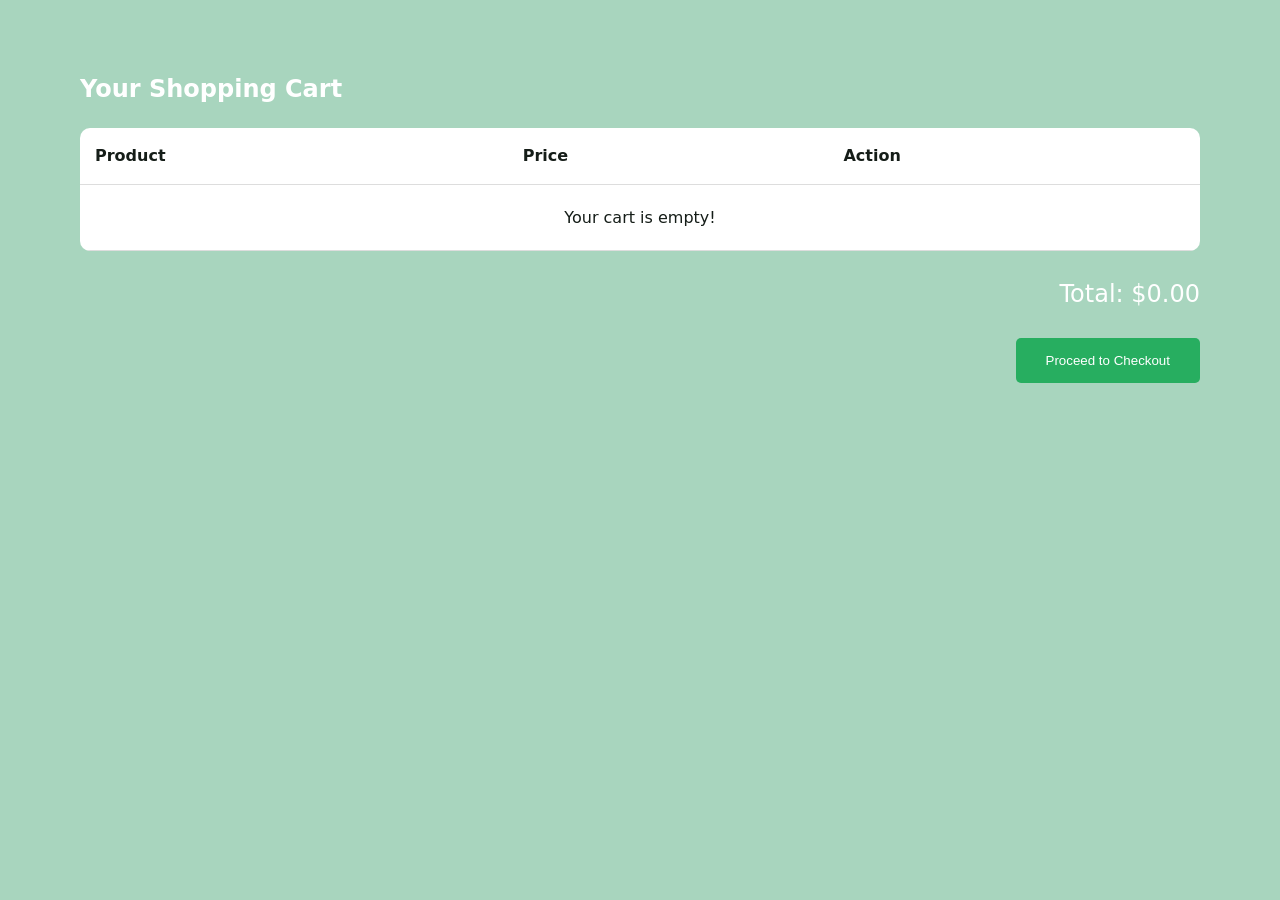
<file: frontend/cart.html>
<!DOCTYPE html>
<html lang="en">
<head>
    <meta charset="UTF-8">
    <title>Your Cart - TreeTy Co.</title>
    <link rel="stylesheet" href="/frontend/style.css">
    <style>
        .cart-container { padding: 50px 0; color: #151d18; }
        .cart-table { width: 100%; border-collapse: collapse; background: white; border-radius: 10px; overflow: hidden; }
        .cart-table th, .cart-table td { padding: 15px; text-align: left; border-bottom: 1px solid #ddd; }
        .total-section { margin-top: 20px; text-align: right; font-size: 24px; color: white; }
        .checkout-btn { background: #27ae60; color: white; padding: 15px 30px; border: none; border-radius: 5px; cursor: pointer; }
    </style>
</head>
<body>
    <div class="container cart-container">
        <h2 style="color: white;">Your Shopping Cart</h2>
        <table class="cart-table">
            <thead>
                <tr>
                    <th>Product</th>
                    <th>Price</th>
                    <th>Action</th>
                </tr>
            </thead>
            <tbody id="cart-items">
                </tbody>
        </table>
        <div class="total-section">
            <p>Total: <span id="total-price">$0</span></p>
            <button class="checkout-btn" onclick="checkout()">Proceed to Checkout</button>
        </div>
    </div>

<script>
    function displayCart() {
        // LocalStorage থেকে সরাসরি ডাটা নেওয়া
        const cartItems = JSON.parse(localStorage.getItem('cart')) || [];
        const container = document.getElementById('cart-items');
        const totalPriceEl = document.getElementById('total-price');
        
        if(!container) return;
        container.innerHTML = '';
        let total = 0;

        if(cartItems.length === 0) {
            container.innerHTML = '<tr><td colspan="3" style="text-align:center; padding:20px;">Your cart is empty!</td></tr>';
            if(totalPriceEl) totalPriceEl.innerText = '$0.00';
            return;
        }

        cartItems.forEach((item, index) => {
            // দাম থেকে $ সরিয়ে যোগ করা
            const priceNum = parseFloat(item.price.replace('$', '')) || 0;
            total += priceNum;

            container.innerHTML += `
                <tr>
                    <td style="display:flex; align-items:center; gap:10px;">
                        <img src="${item.img}" width="40" style="border-radius:5px;">
                        ${item.title}
                    </td>
                    <td>${item.price}</td>
                    <td><button onclick="removeItem(${index})" style="color:red; cursor:pointer; background:none; border:none;">Remove</button></td>
                </tr>`;
        });

        if(totalPriceEl) totalPriceEl.innerText = '$' + total.toFixed(2);
    }

    window.checkout = function() {
    // LocalStorage থেকে চেক করা ইউজার লগইন করা কি না
    const isLoggedIn = localStorage.getItem('isLoggedIn');

    if (isLoggedIn === 'true') {
        // লগইন থাকলে সরাসরি পেমেন্ট পেজে যাবে
        window.location.href = 'payment.html';
    } else {
        // লগইন না থাকলে সাইন-আপ/লগইন পেজে পাঠাবে
        alert("Please login or sign up to complete your purchase!");
        window.location.href = 'auth.html';
    }
}

    window.removeItem = function(index) {
        let cart = JSON.parse(localStorage.getItem('cart')) || [];
        cart.splice(index, 1);
        localStorage.setItem('cart', JSON.stringify(cart));
        displayCart(); // পেজ আপডেট
    };

    // পেজ লোড হওয়া মাত্রই ডাটা দেখাবে
    window.onload = displayCart;
</script>
</body>
</html>
</file>
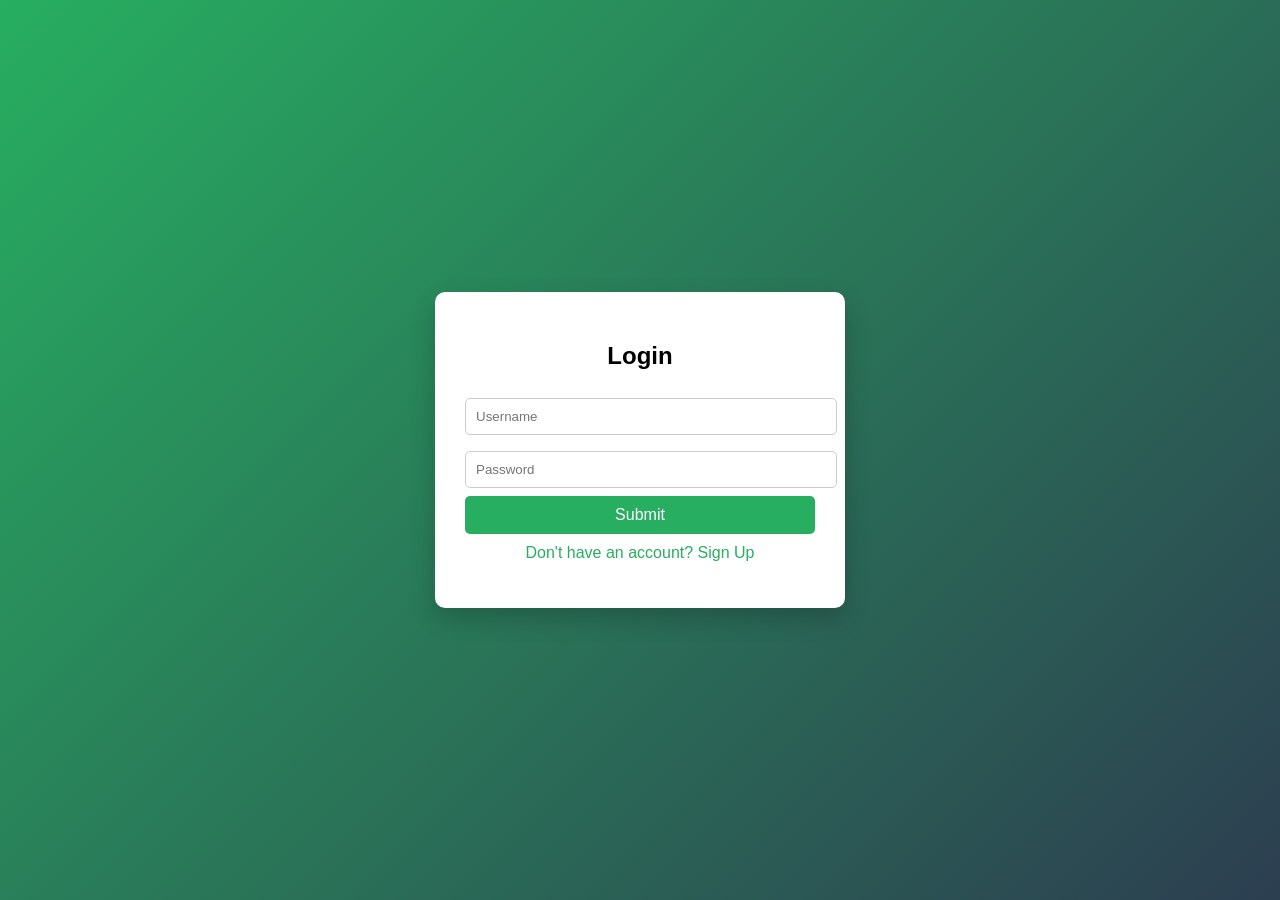
<file: frontend/login.html>
<!DOCTYPE html>
<html lang="en">
<head>
<meta charset="UTF-8">
<meta name="viewport" content="width=device-width, initial-scale=1.0">
<title>TreeTy Authentication</title>

<style>
body{
    font-family: Arial, sans-serif;
    background: linear-gradient(135deg,#27ae60,#2c3e50);
    display:flex;
    justify-content:center;
    align-items:center;
    height:100vh;
    margin:0;
}
.auth-box{
    background:white;
    padding:30px;
    border-radius:10px;
    width:350px;
    box-shadow:0 10px 25px rgba(0,0,0,0.2);
}
.auth-box h2{
    text-align:center;
    margin-bottom:20px;
}
input{
    width:100%;
    padding:10px;
    margin:8px 0;
    border:1px solid #ccc;
    border-radius:5px;
}
button{
    width:100%;
    padding:10px;
    background:#27ae60;
    color:white;
    border:none;
    border-radius:5px;
    cursor:pointer;
    font-size:16px;
}
button:hover{
    background:#219150;
}
.switch{
    text-align:center;
    margin-top:10px;
    cursor:pointer;
    color:#27ae60;
}
.error{
    color:red;
    font-size:13px;
    display:none;
}
.success{
    color:green;
    font-size:13px;
    display:none;
}
</style>
</head>
<body>

<div class="auth-box">

<h2 id="form-title">Login</h2>

<form id="auth-form" onsubmit="handleAuth(event)">
    
    <input type="text" id="username" placeholder="Username" required>
    
    <input type="password" id="password" placeholder="Password" required>
    
    <input type="password" id="confirm-password" placeholder="Confirm Password" style="display:none;">
    
    <p class="error" id="error-msg"></p>
    <p class="success" id="success-msg"></p>

    <button type="submit">Submit</button>
</form>

<p class="switch" onclick="toggleMode()">Don't have an account? Sign Up</p>

</div>

<script>

let isSignup = false;

function toggleMode(){
    isSignup = !isSignup;

    document.getElementById("form-title").innerText = isSignup ? "Sign Up" : "Login";
    document.getElementById("confirm-password").style.display = isSignup ? "block" : "none";
    document.querySelector(".switch").innerText = 
        isSignup ? "Already have an account? Login" : "Don't have an account? Sign Up";

    clearMessages();
}

function clearMessages(){
    document.getElementById("error-msg").style.display="none";
    document.getElementById("success-msg").style.display="none";
}

function handleAuth(event){
    event.preventDefault();
    clearMessages();

    const username = document.getElementById("username").value;
    const password = document.getElementById("password").value;
    const confirmPassword = document.getElementById("confirm-password").value;

    let users = JSON.parse(localStorage.getItem("users")) || [];

    if(isSignup){

        if(password !== confirmPassword){
            showError("Passwords do not match!");
            return;
        }

        const userExists = users.find(user => user.username === username);
        if(userExists){
            showError("Username already exists!");
            return;
        }

        users.push({username,password});
        localStorage.setItem("users",JSON.stringify(users));

        showSuccess("Account created successfully! Please login.");
        toggleMode();

    } else {

        const validUser = users.find(user => user.username === username && user.password === password);

        if(validUser){
            localStorage.setItem("isLoggedIn","true");
            localStorage.setItem("currentUser",username);
            window.location.href="index.html";
        } else {
            showError("Invalid username or password!");
        }
    }
}

function showError(msg){
    const error = document.getElementById("error-msg");
    error.innerText = msg;
    error.style.display="block";
}

function showSuccess(msg){
    const success = document.getElementById("success-msg");
    success.innerText = msg;
    success.style.display="block";
}

</script>

</body>
</html>
</file>
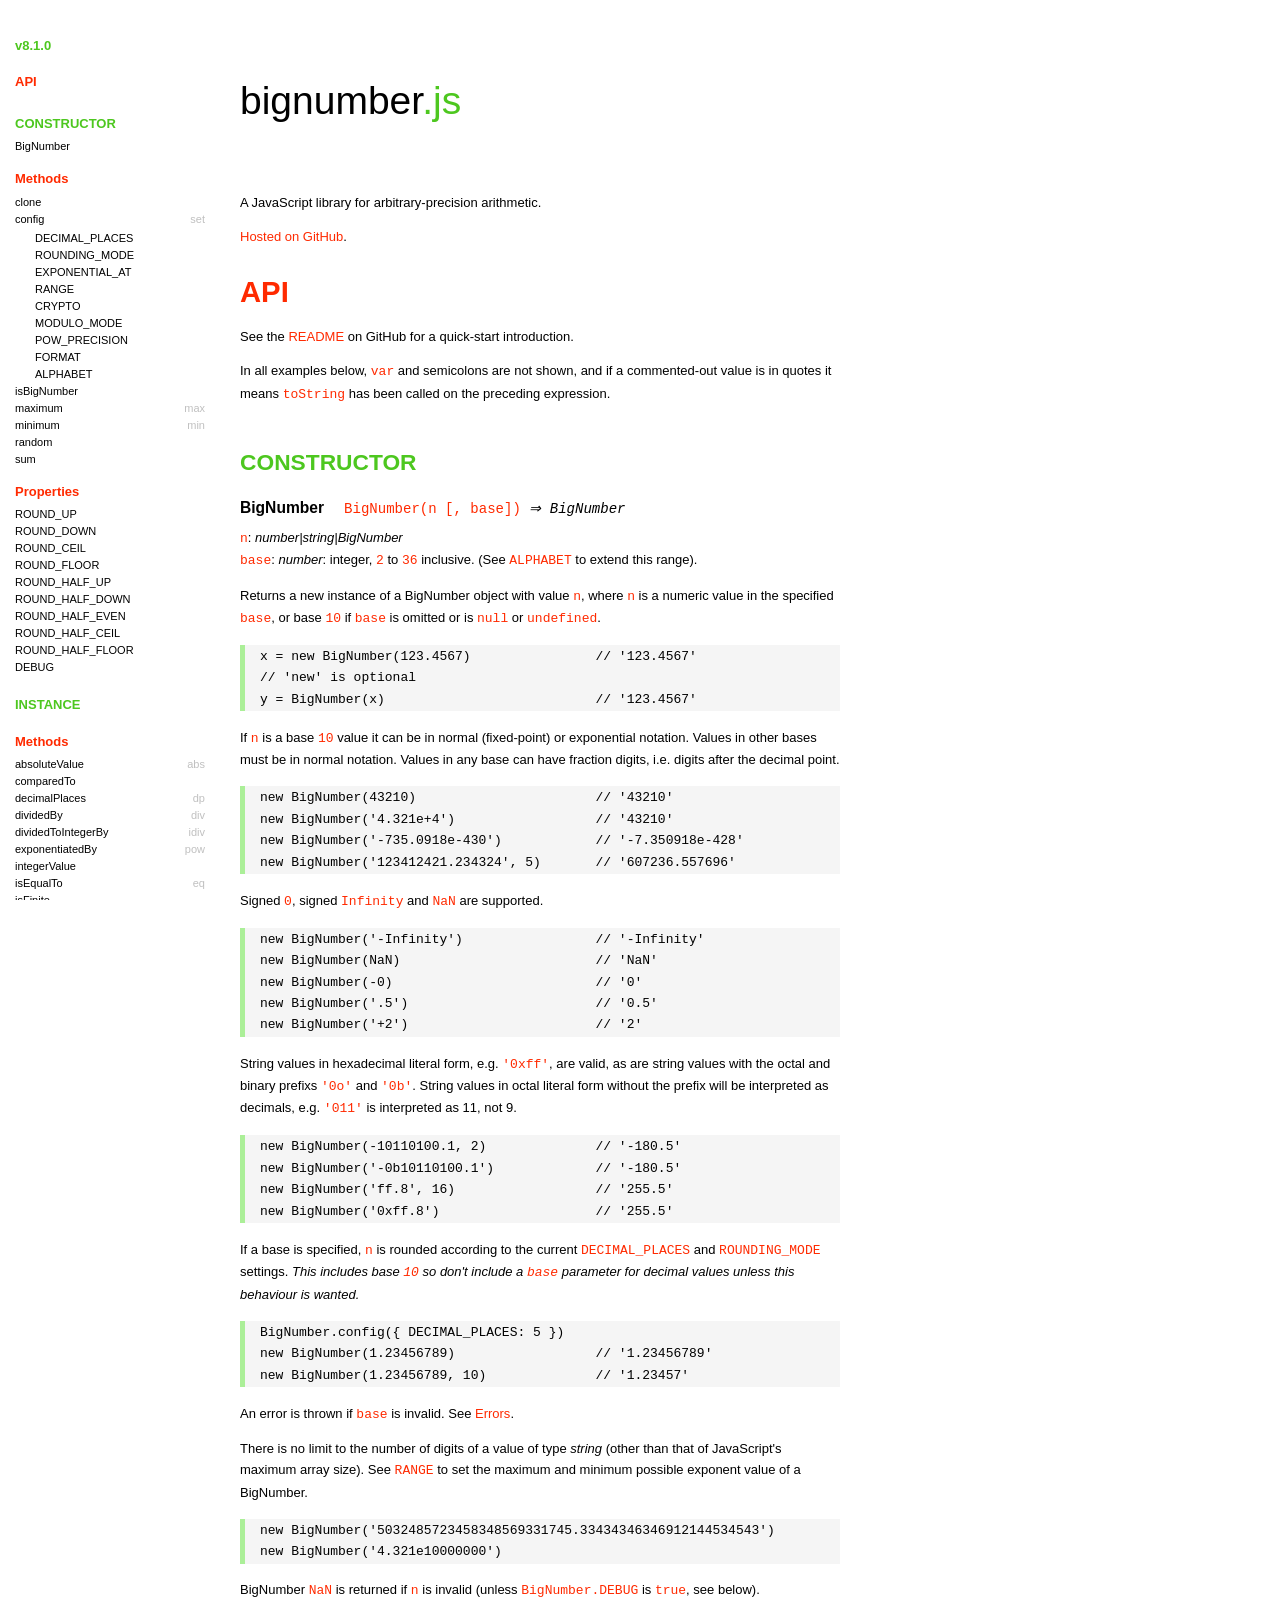
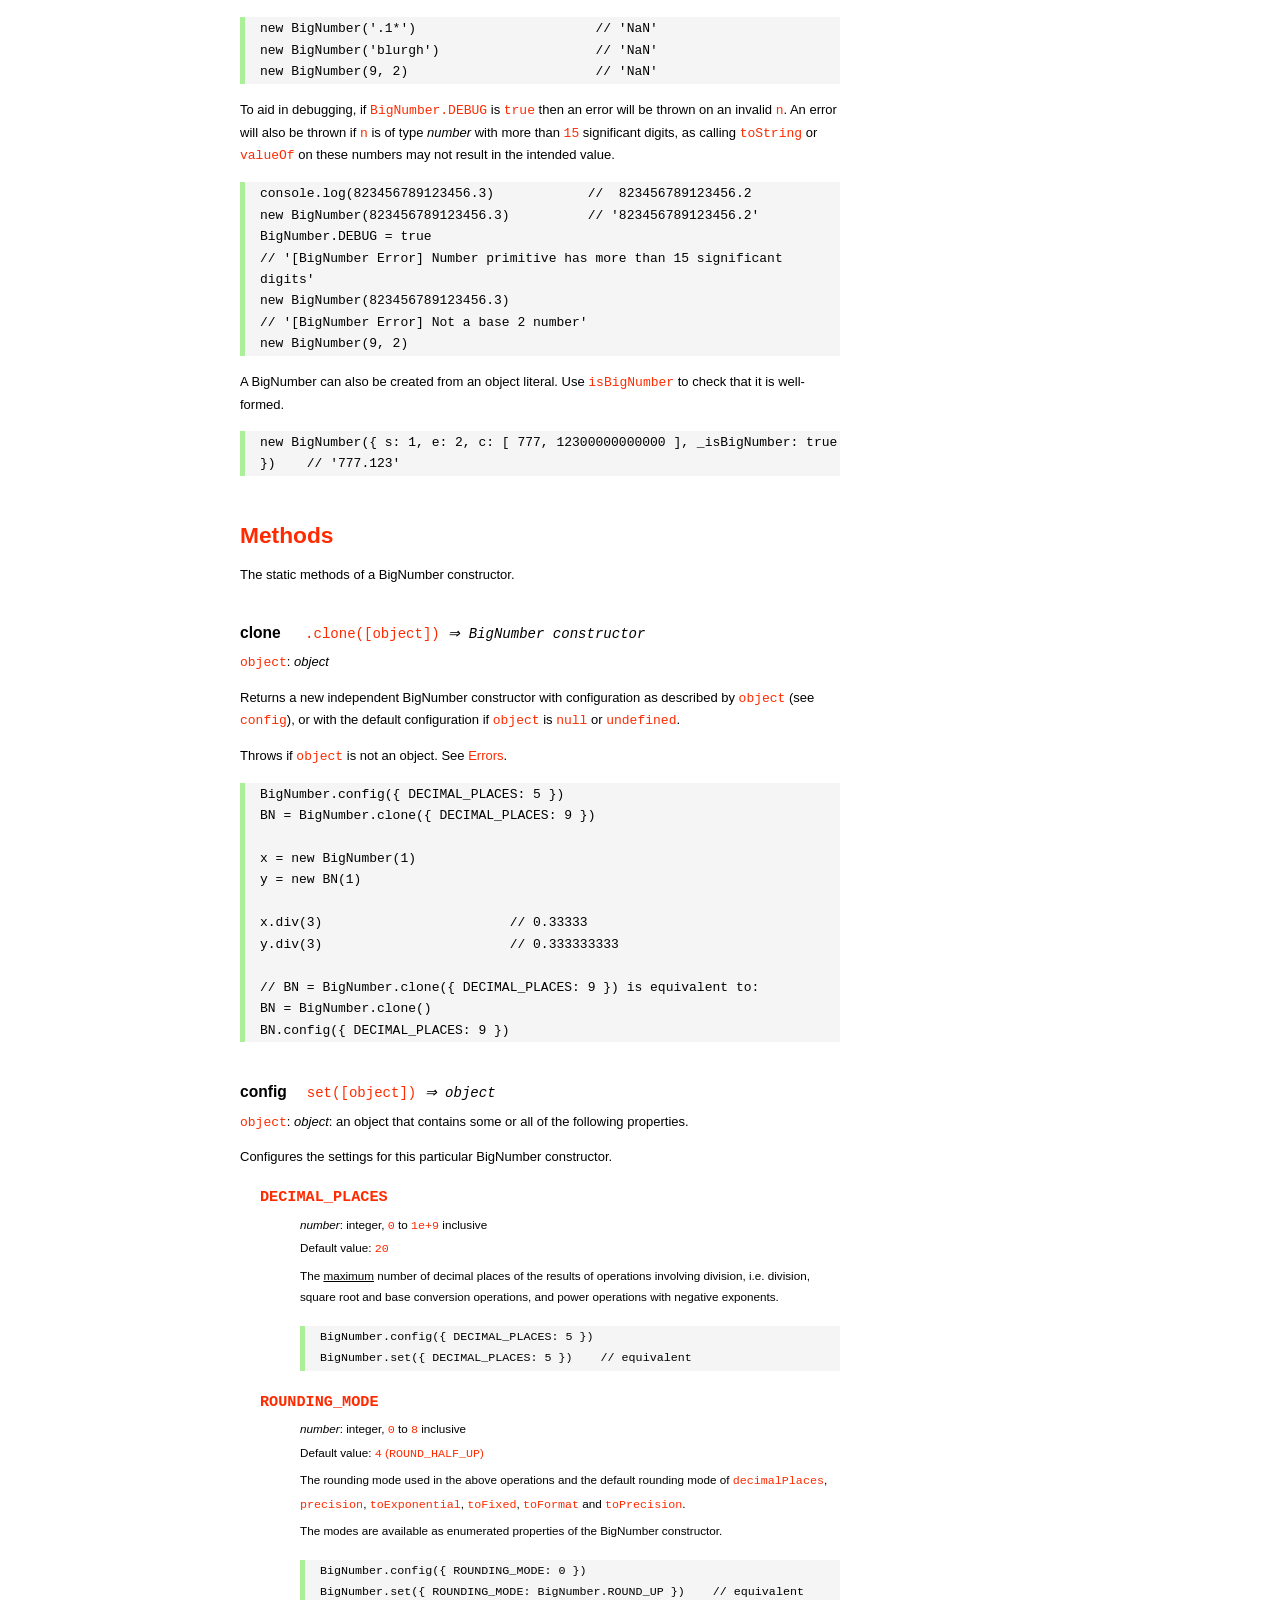
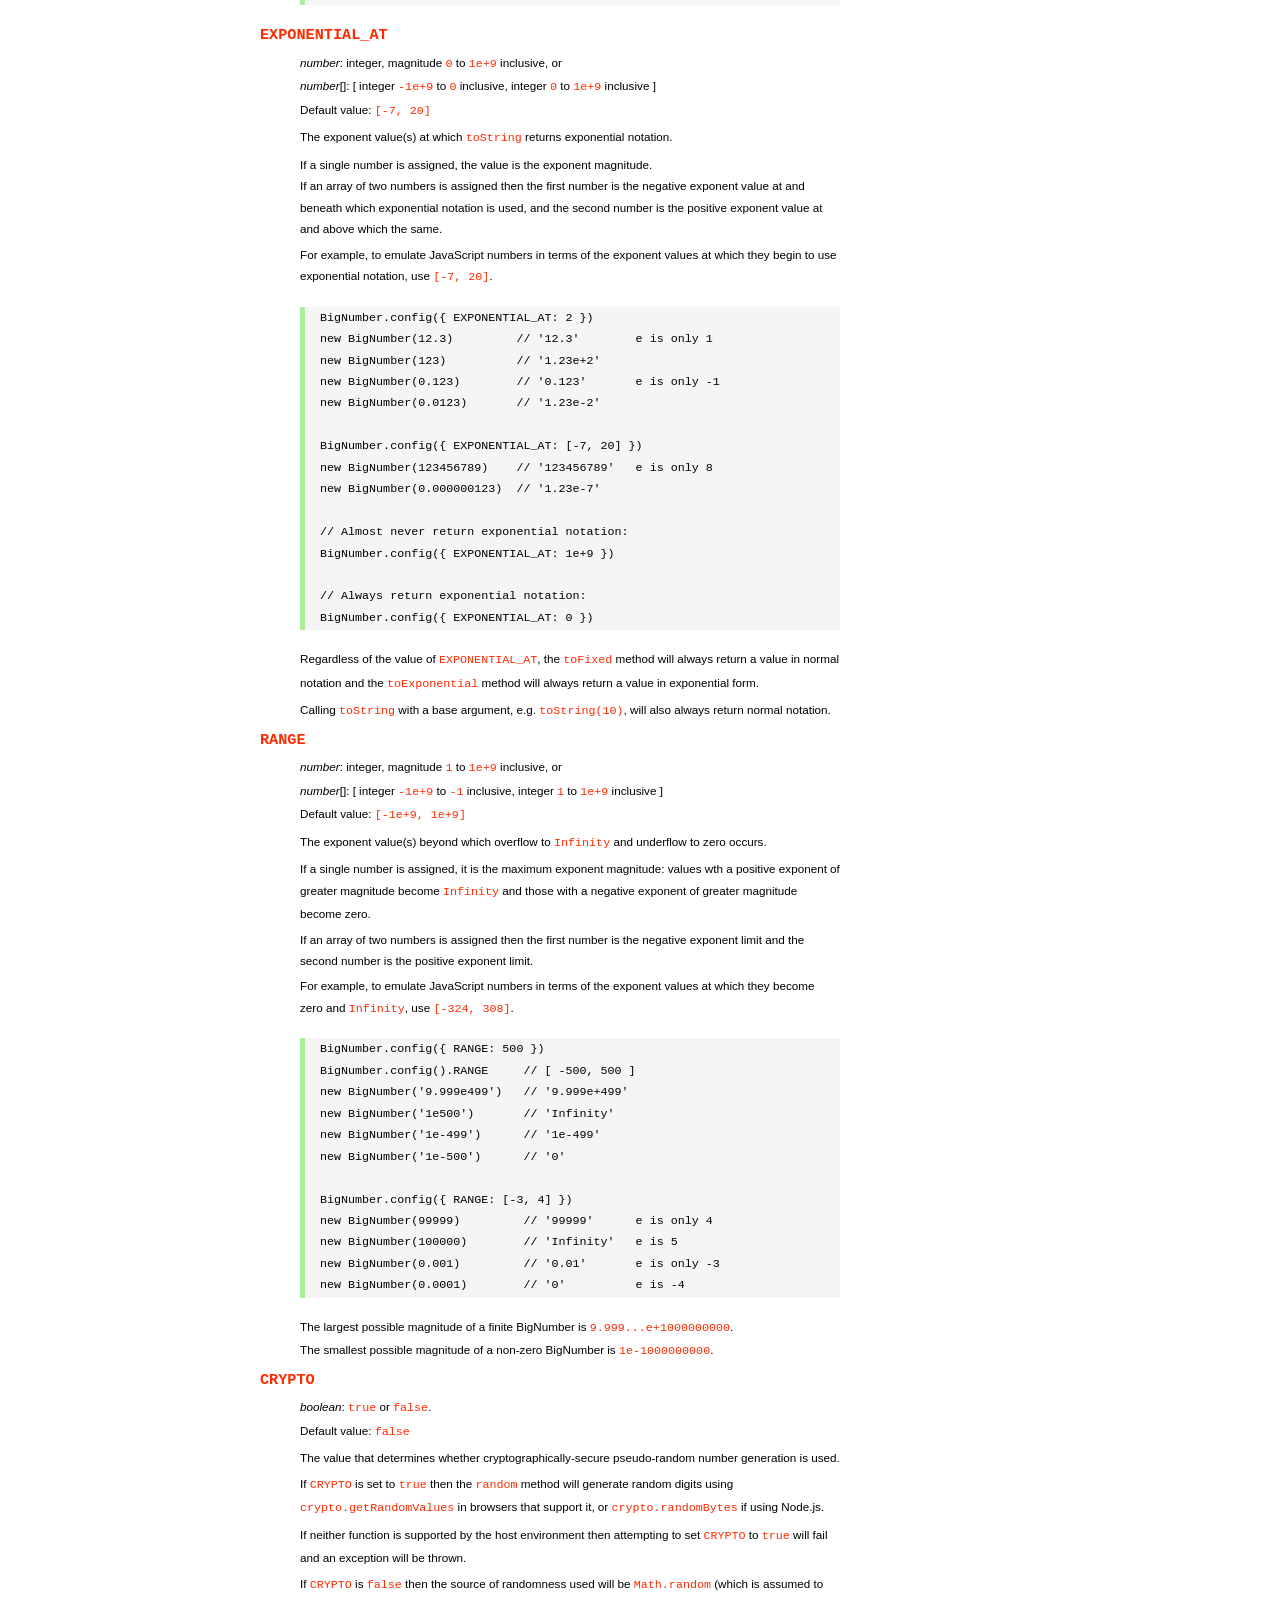
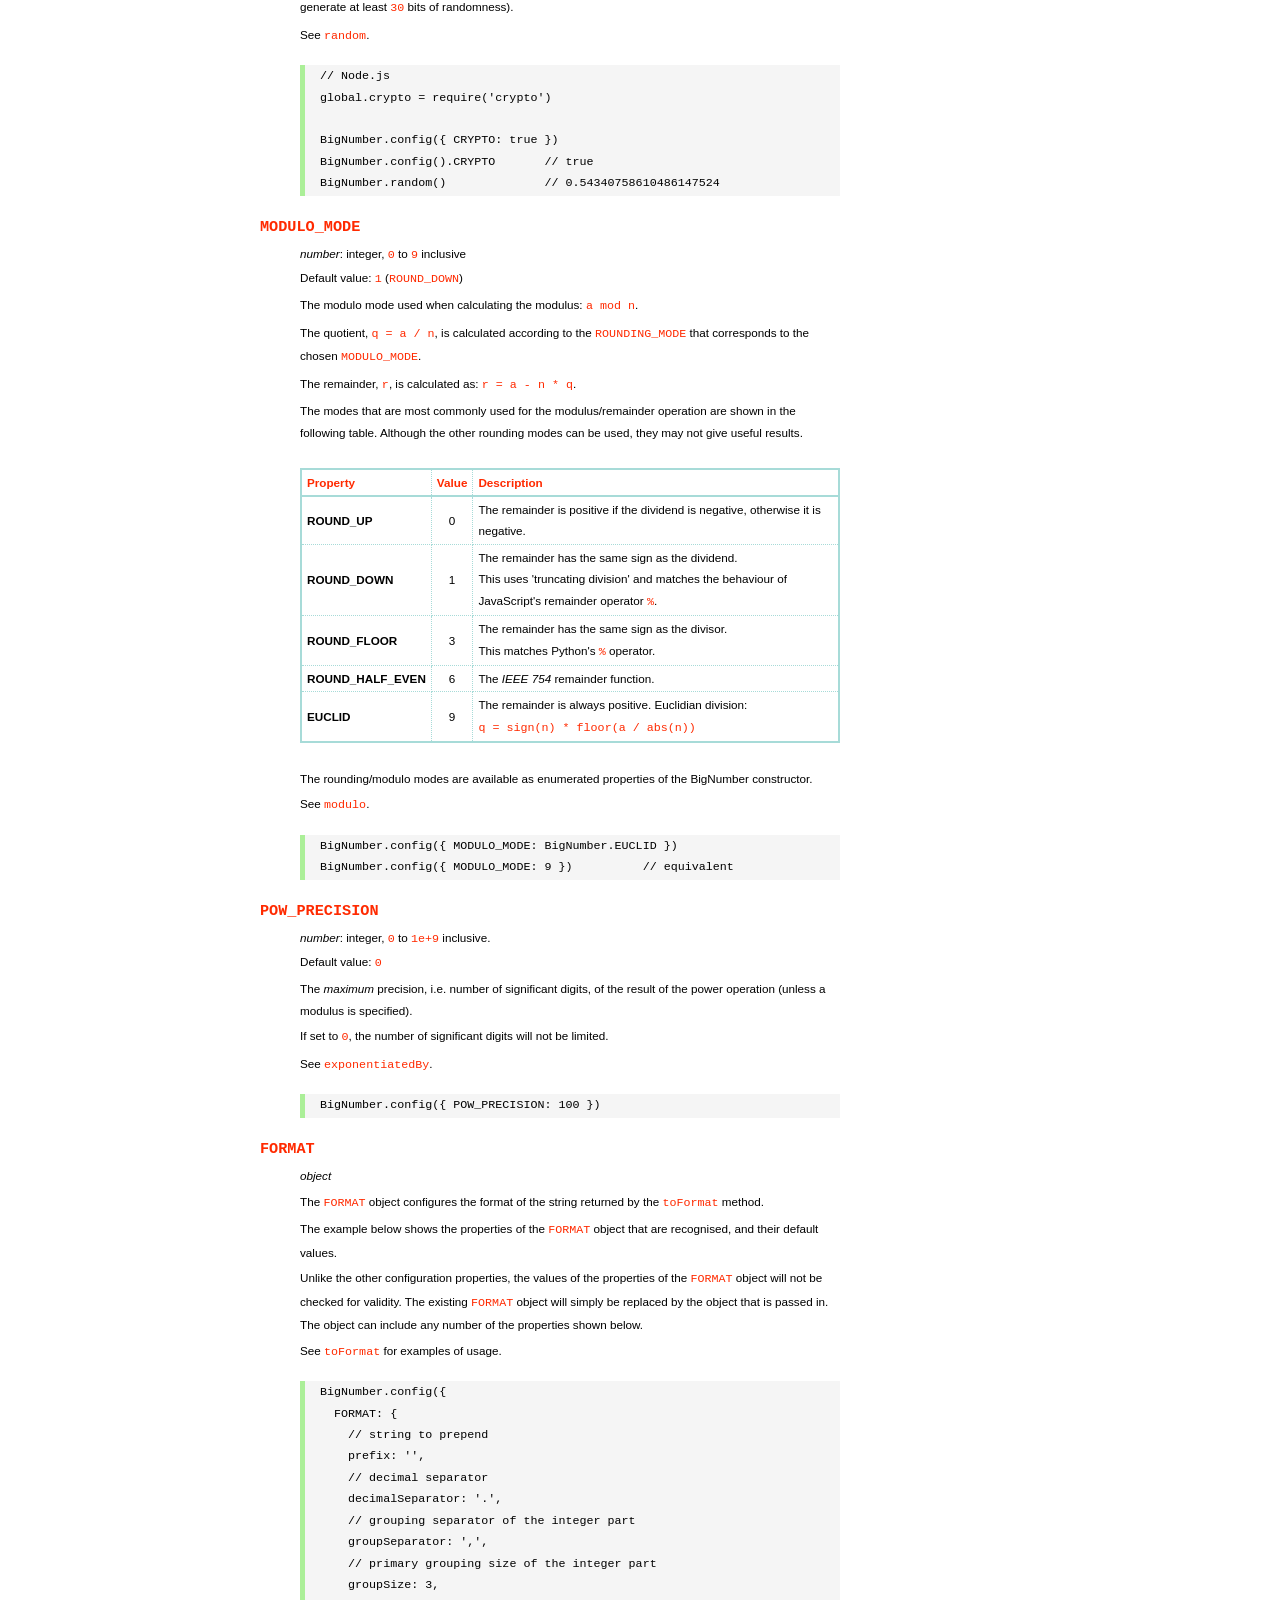
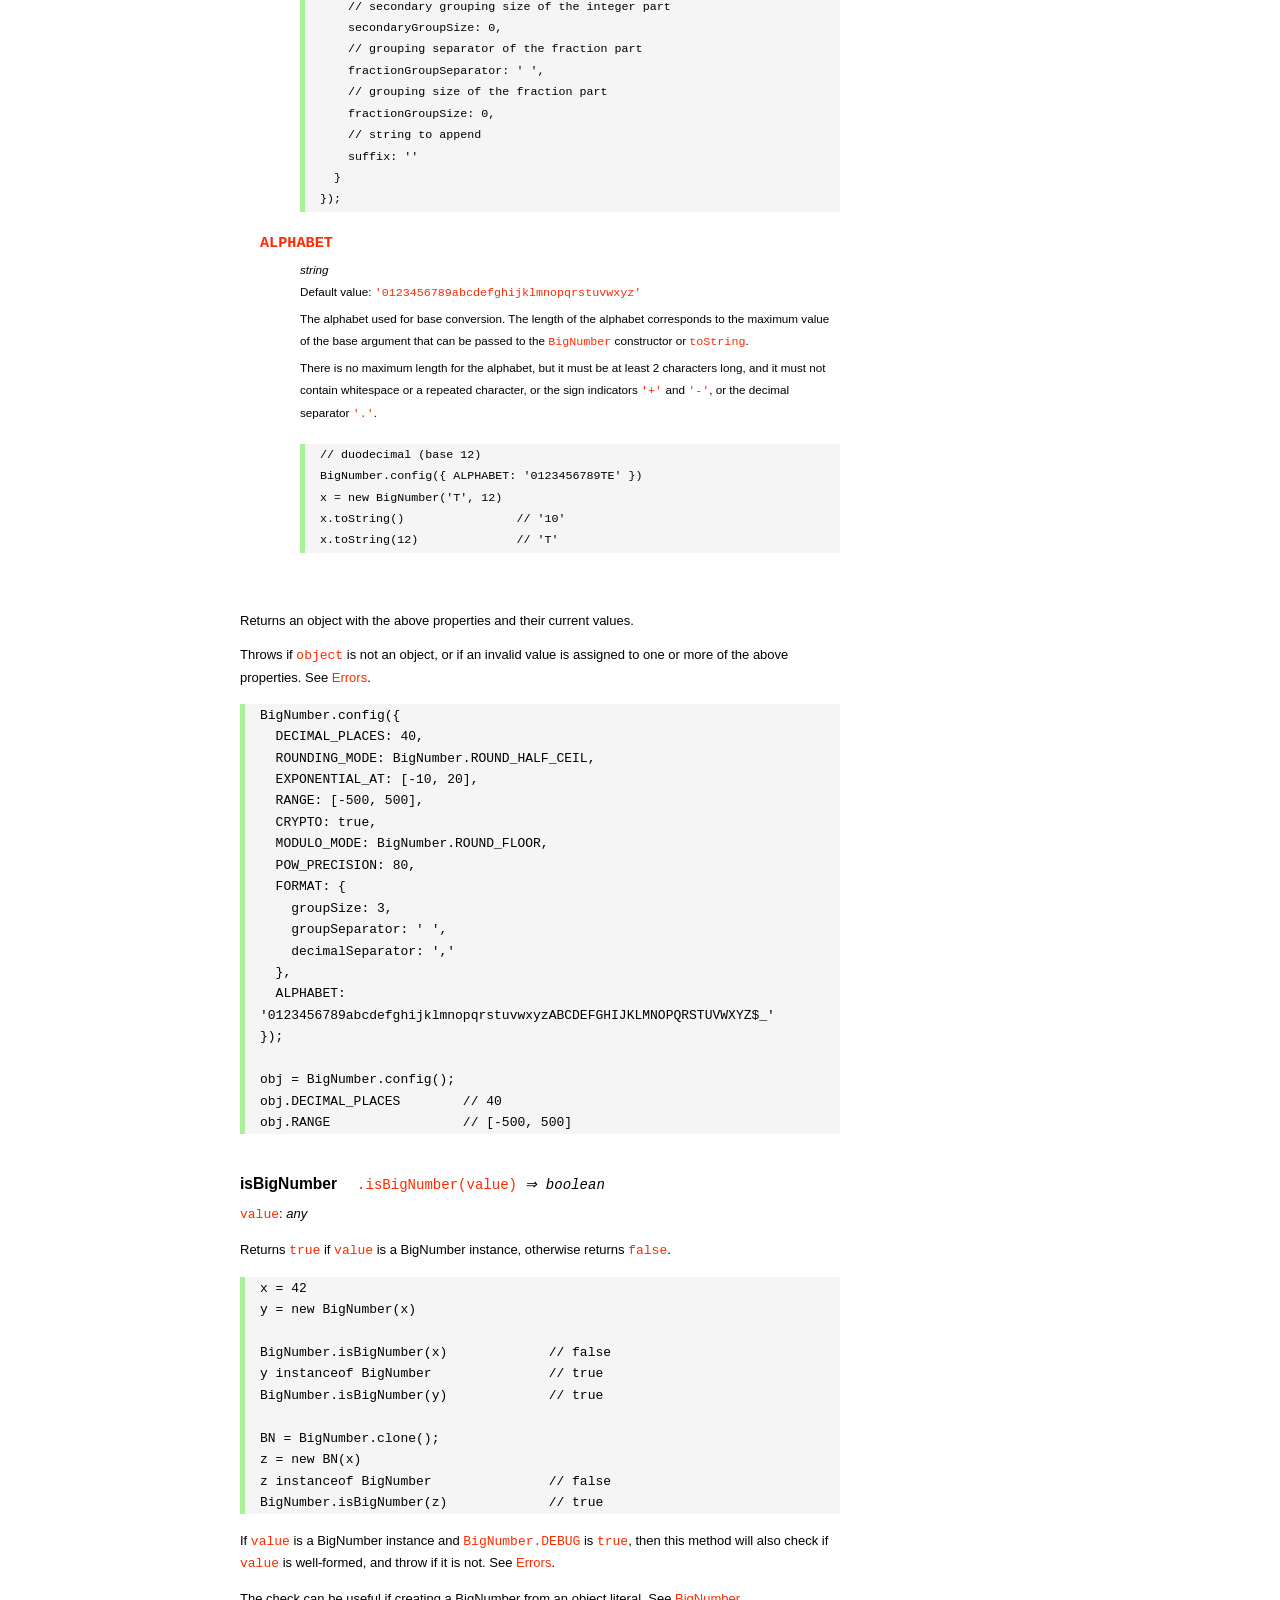
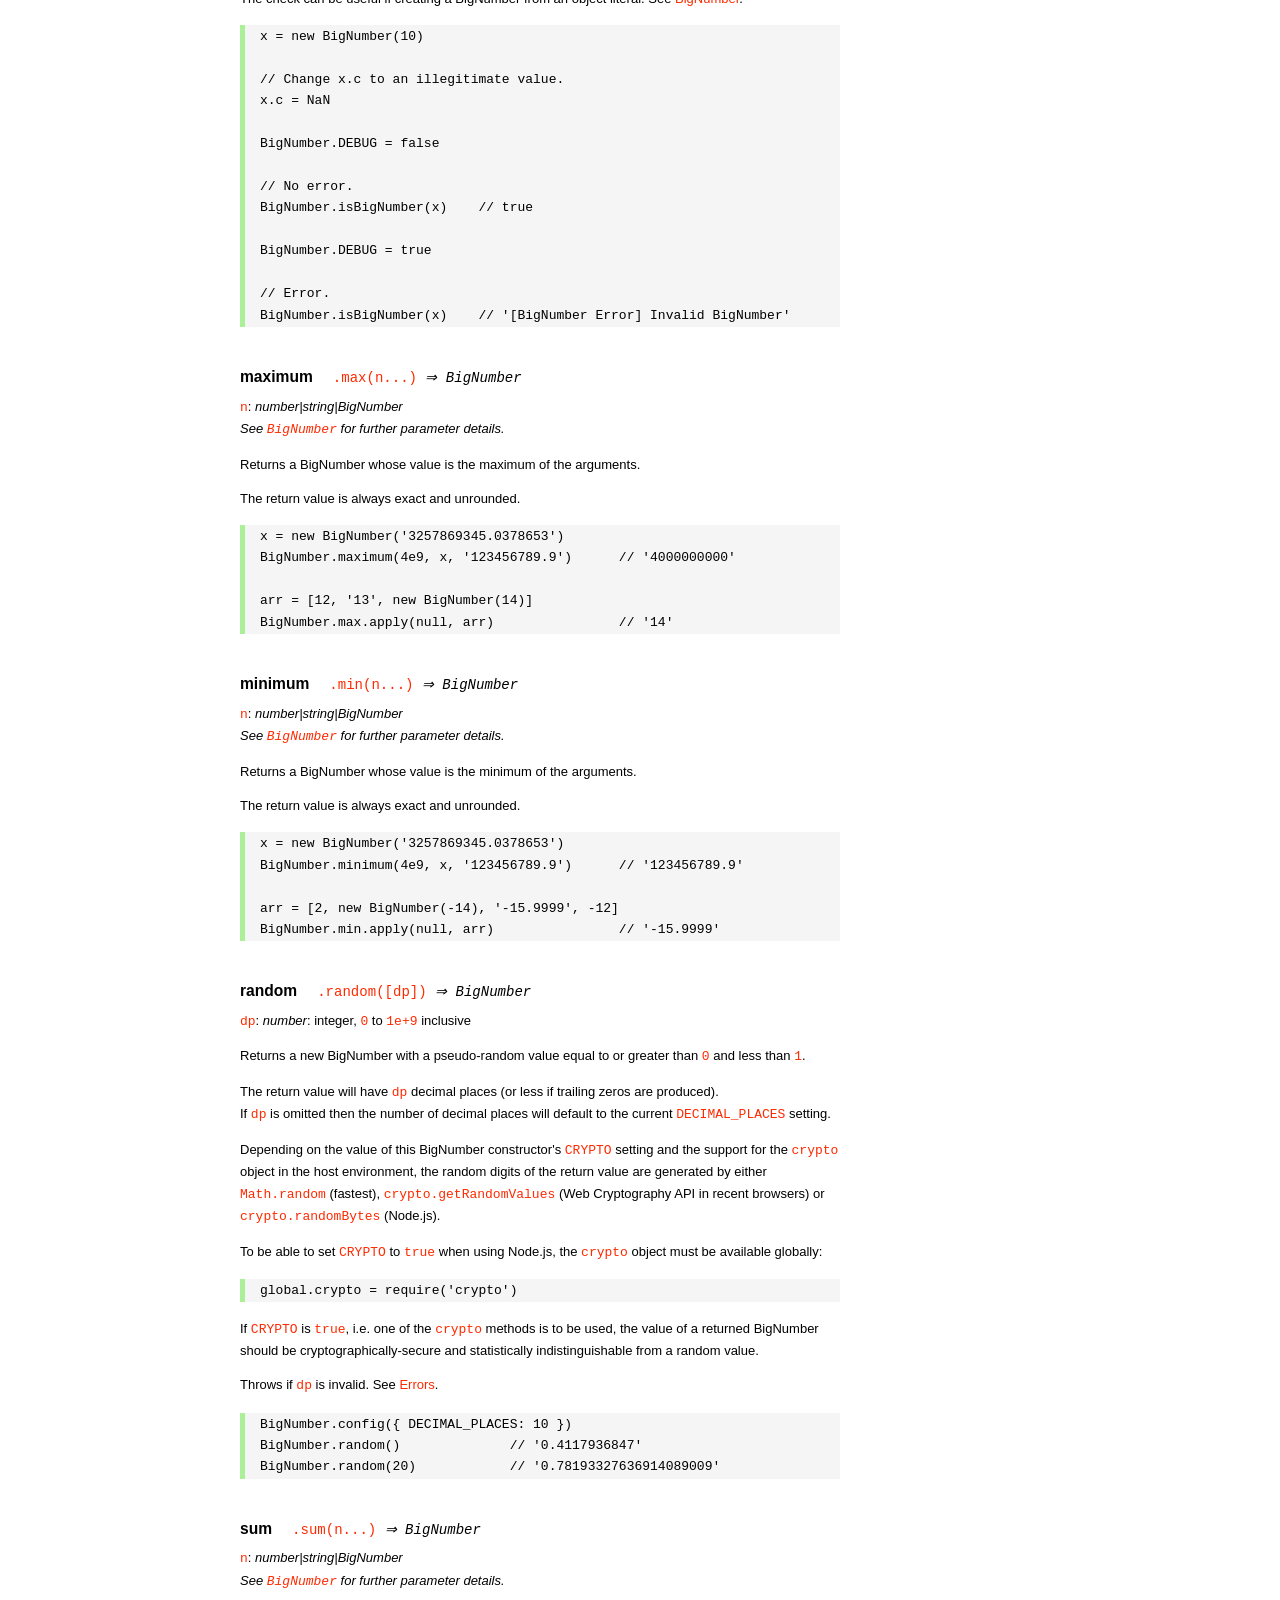
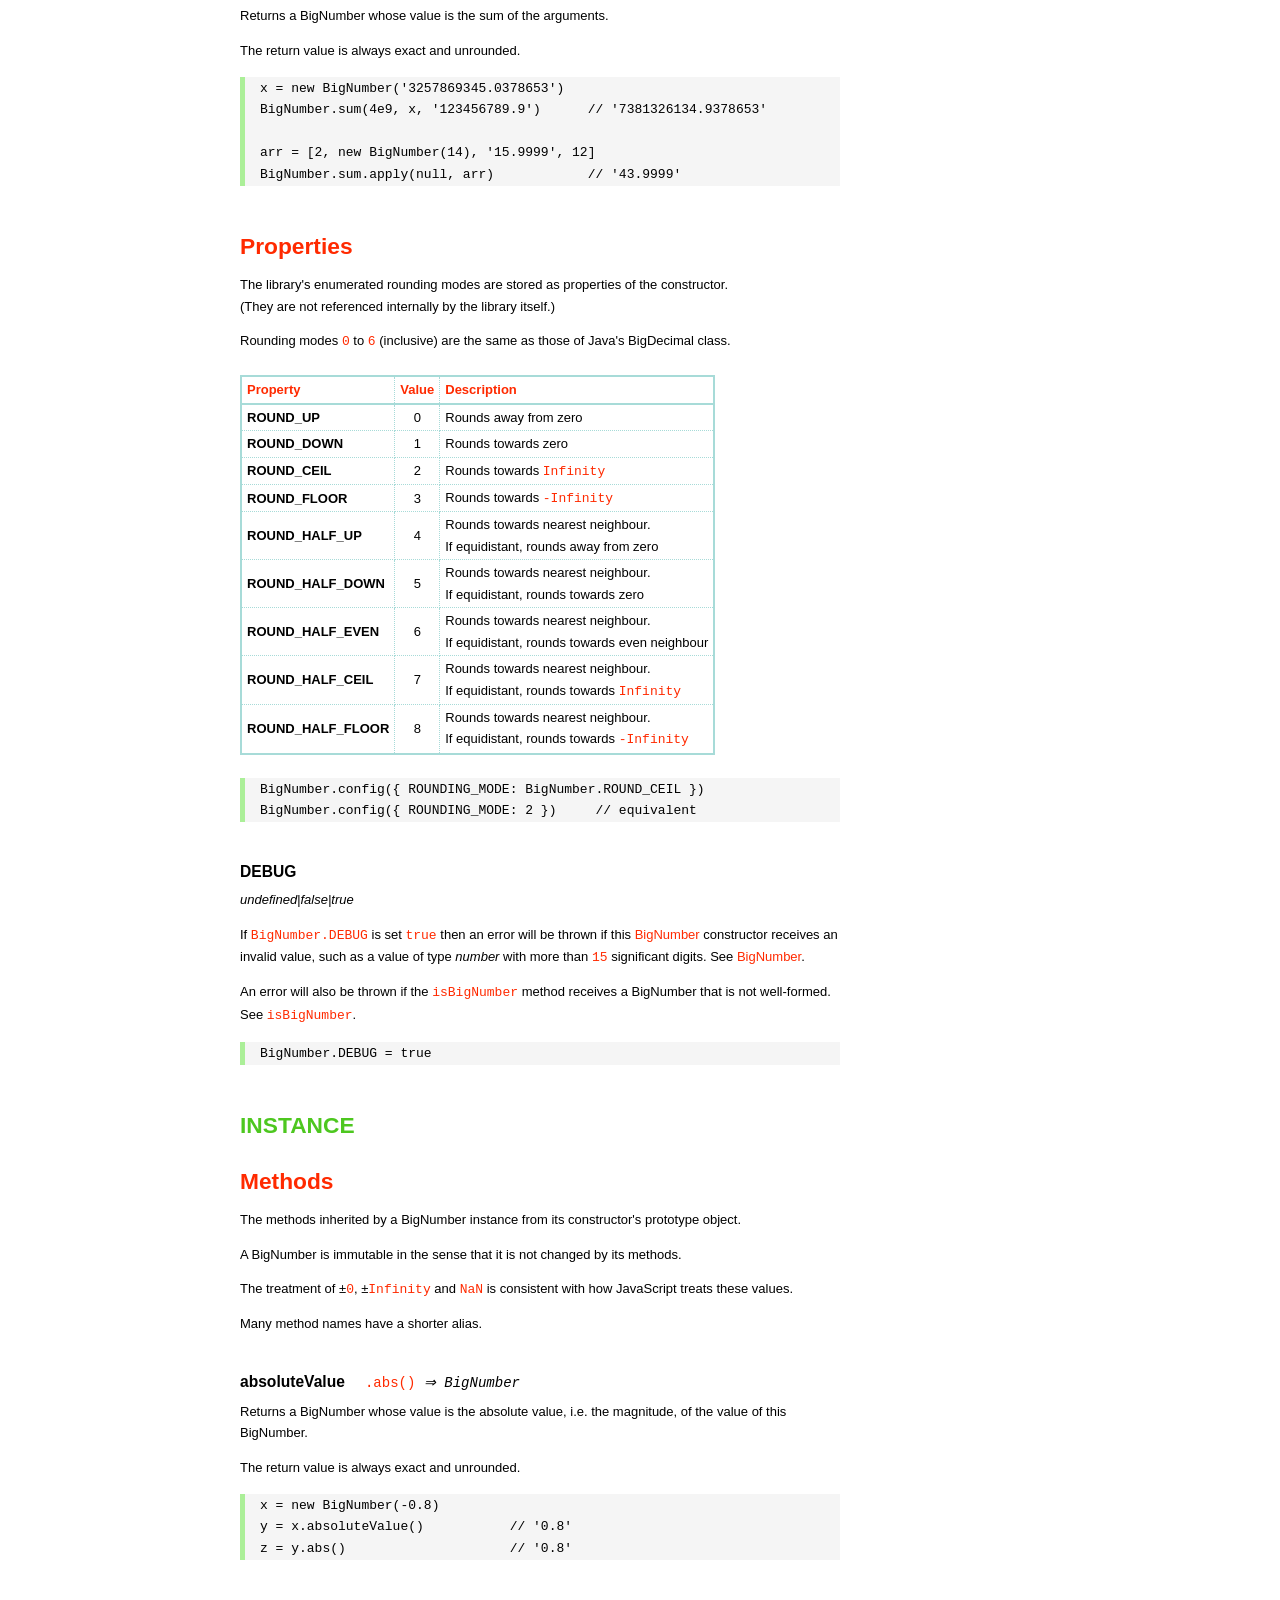
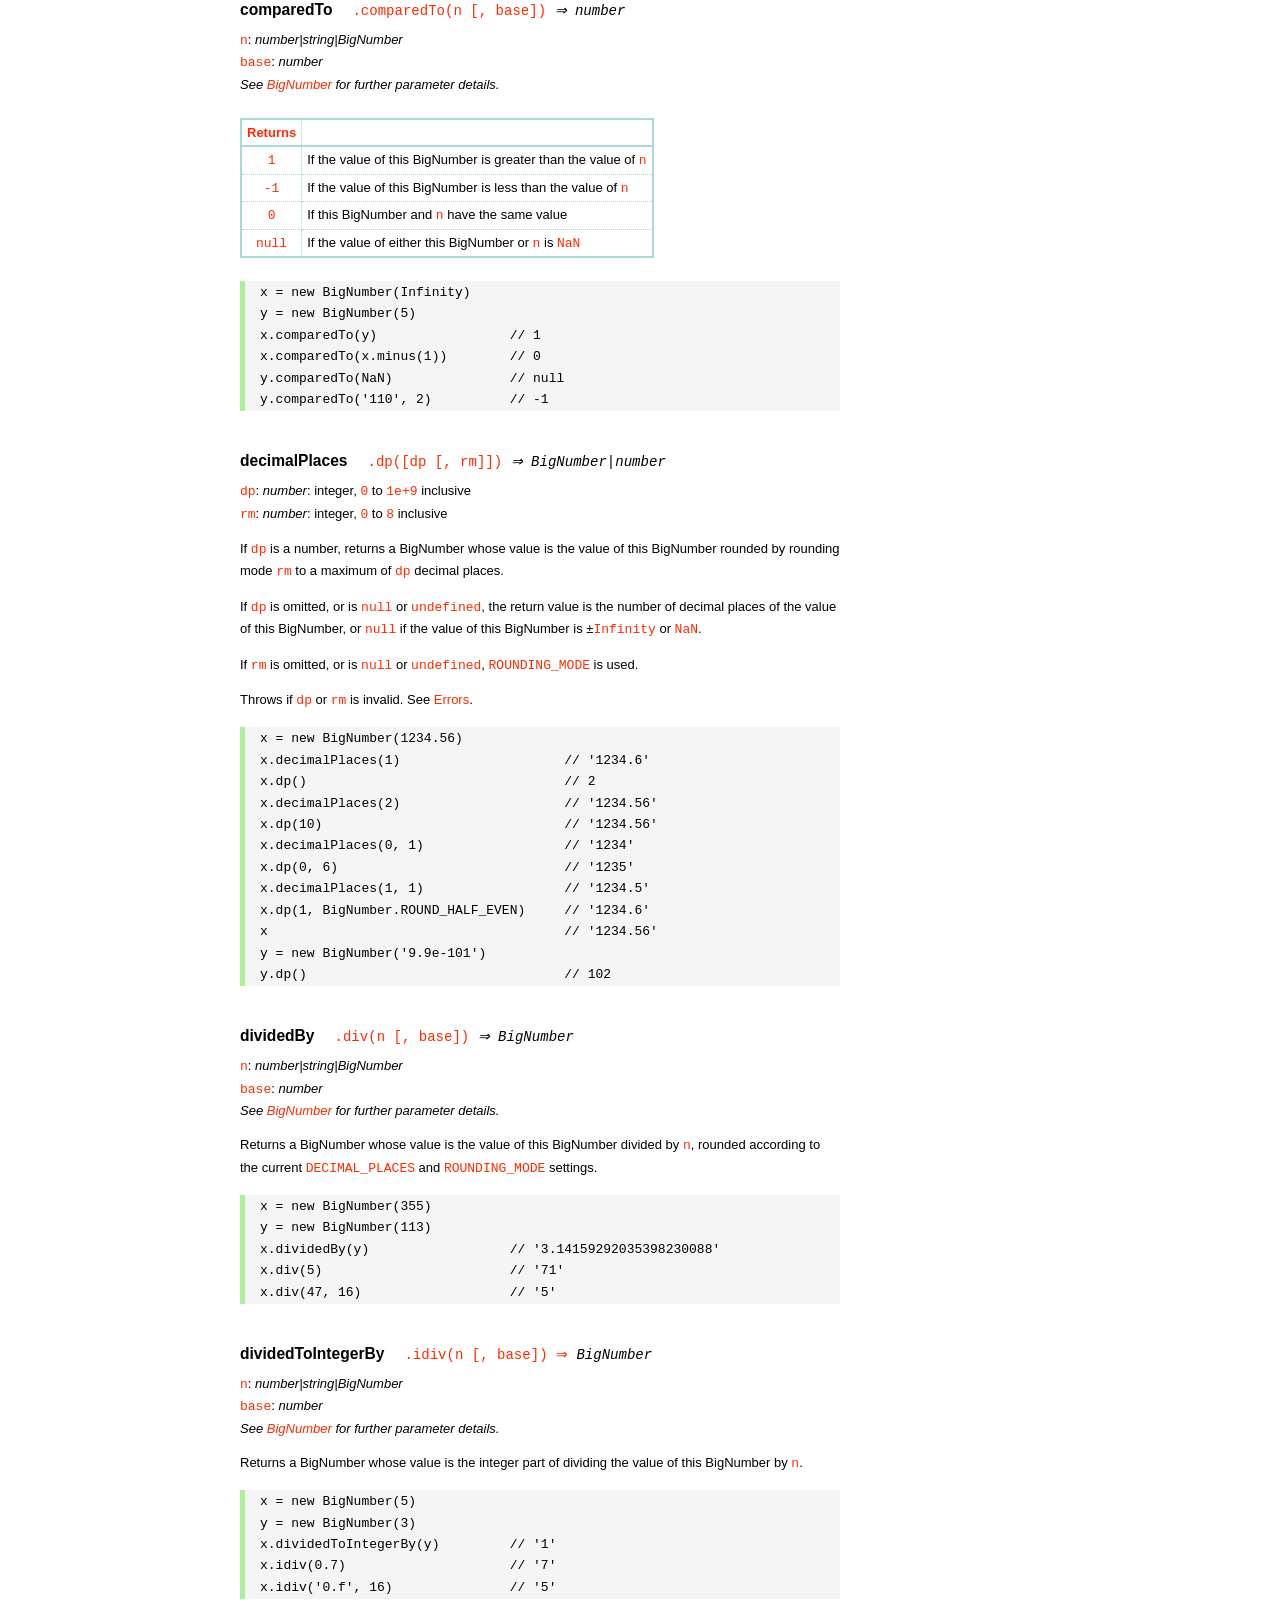
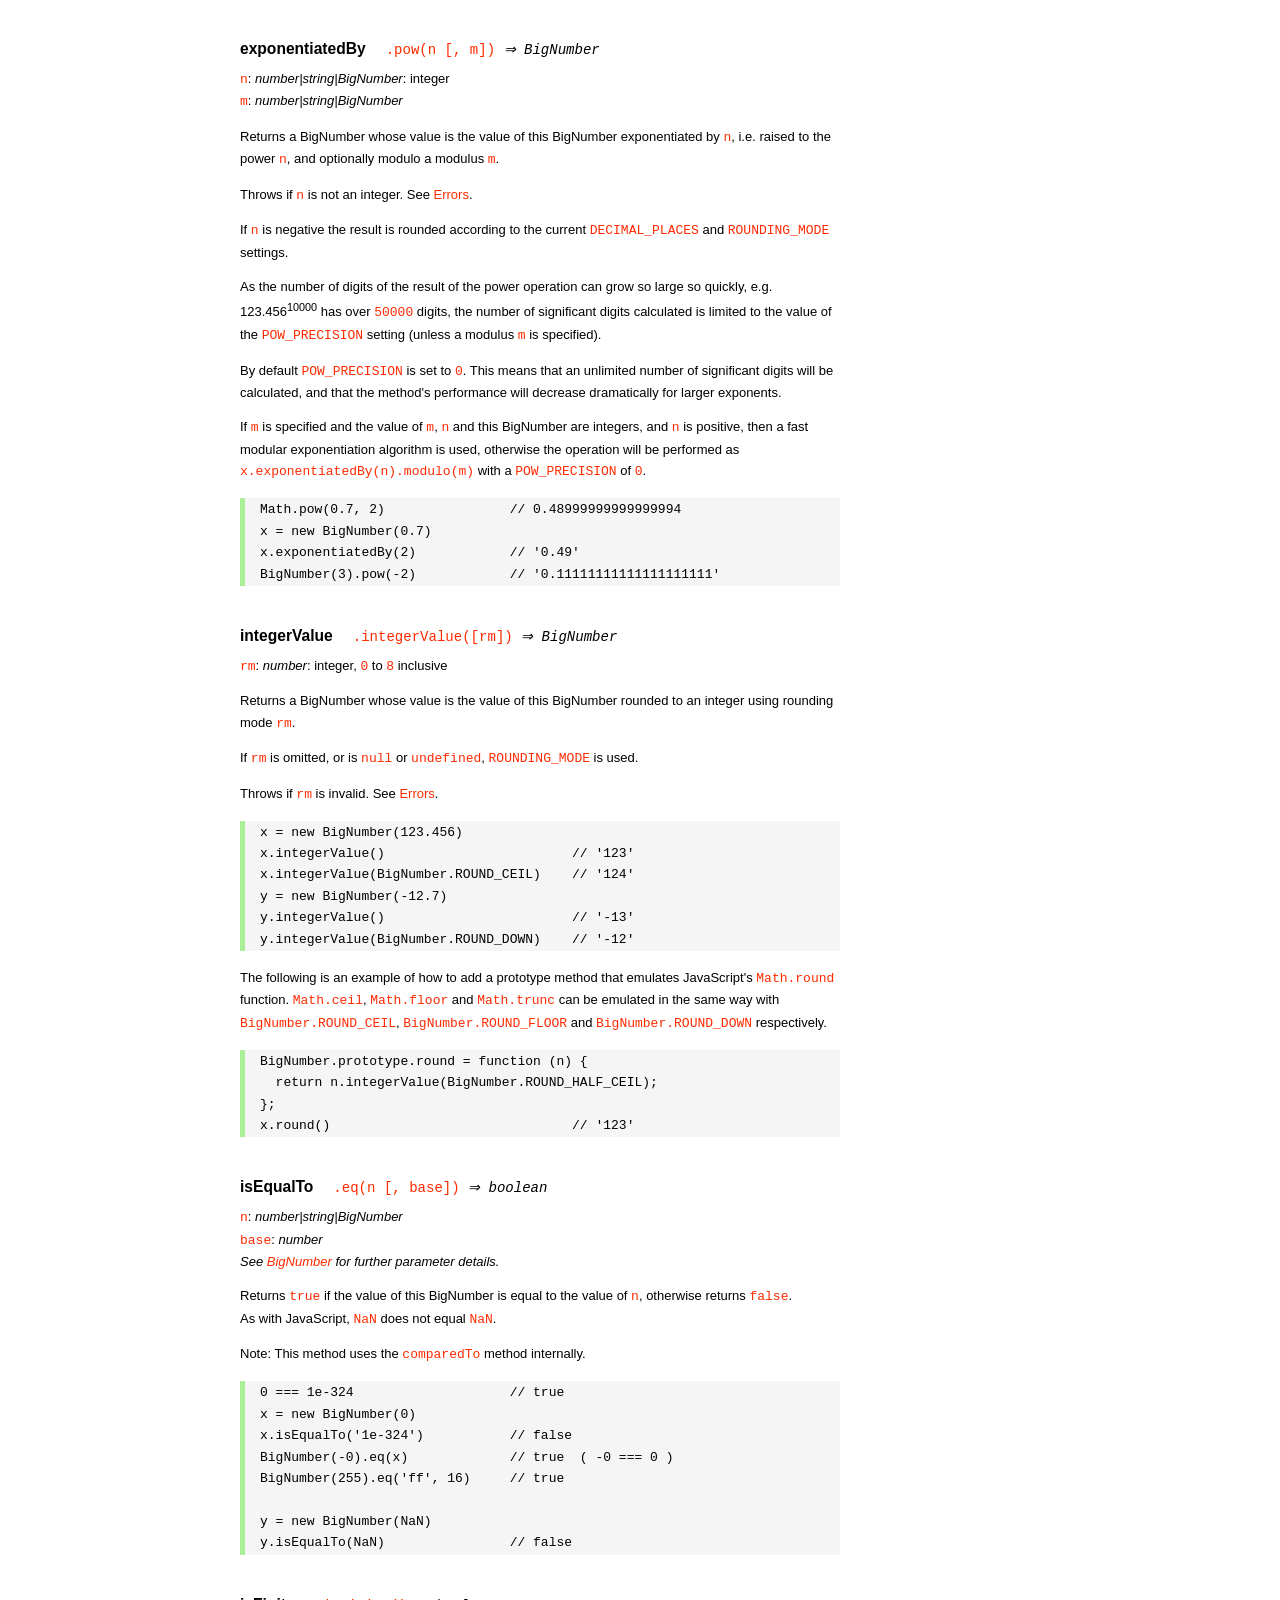
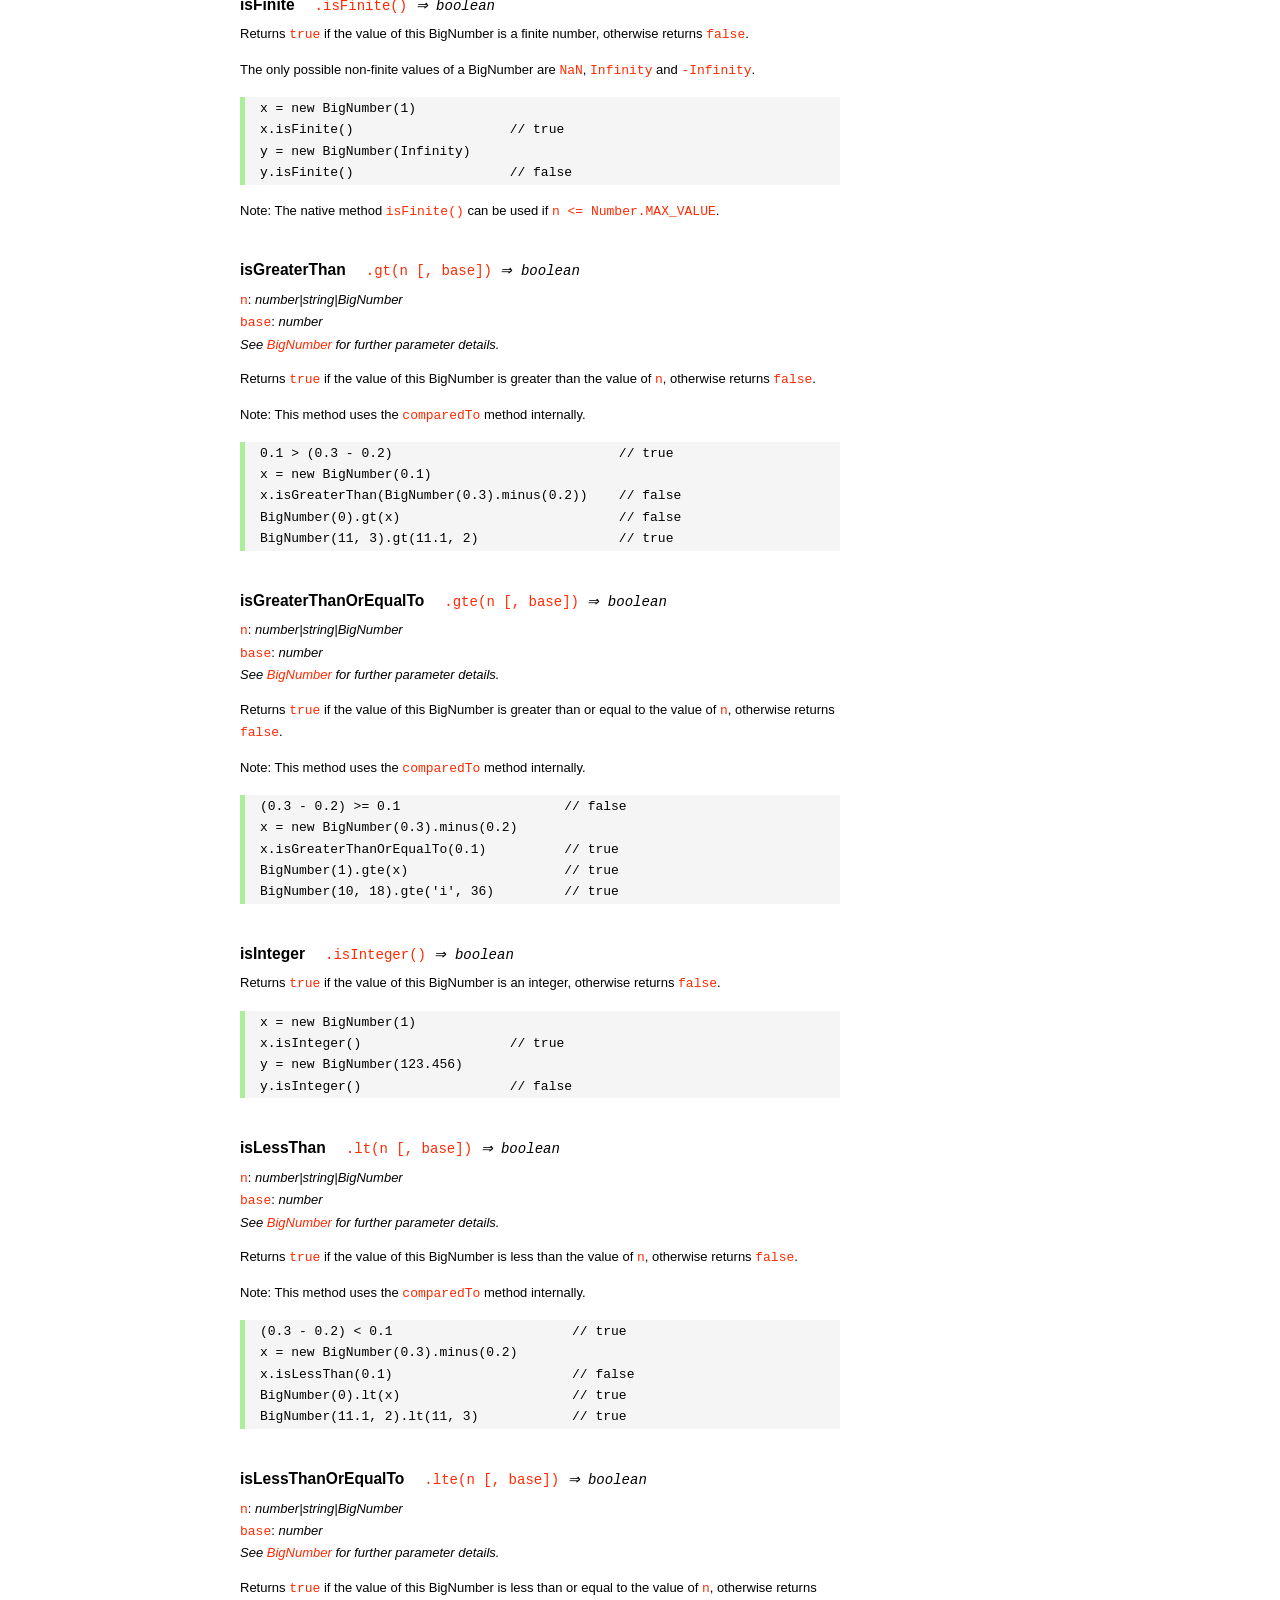
<file: backend/node_modules/bignumber.js/doc/API.html>
<!DOCTYPE HTML>
<html>
<head>
<meta charset="utf-8">
<meta http-equiv="X-UA-Compatible" content="IE=edge">
<meta name="Author" content="M Mclaughlin">
<title>bignumber.js API</title>
<style>
html{font-size:100%}
body{background:#fff;font-family:"Helvetica Neue",Helvetica,Arial,sans-serif;font-size:13px;
  line-height:1.65em;min-height:100%;margin:0}
body,i{color:#000}
.nav{background:#fff;position:fixed;top:0;bottom:0;left:0;width:200px;overflow-y:auto;
  padding:15px 0 30px 15px}
div.container{width:600px;margin:50px 0 50px 240px}
p{margin:0 0 1em;width:600px}
pre,ul{margin:1em 0}
h1,h2,h3,h4,h5{margin:0;padding:1.5em 0 0}
h1,h2{padding:.75em 0}
h1{font:400 3em Verdana,sans-serif;color:#000;margin-bottom:1em}
h2{font-size:2.25em;color:#ff2a00}
h3{font-size:1.75em;color:#4dc71f}
h4{font-size:1.75em;color:#ff2a00;padding-bottom:.75em}
h5{font-size:1.2em;margin-bottom:.4em}
h6{font-size:1.1em;margin-bottom:0.8em;padding:0.5em 0}
dd{padding-top:.35em}
dt{padding-top:.5em}
b{font-weight:700}
dt b{font-size:1.3em}
a,a:visited{color:#ff2a00;text-decoration:none}
a:active,a:hover{outline:0;text-decoration:underline}
.nav a,.nav b,.nav a:visited{display:block;color:#ff2a00;font-weight:700; margin-top:15px}
.nav b{color:#4dc71f;margin-top:20px;cursor:default;width:auto}
ul{list-style-type:none;padding:0 0 0 20px}
.nav ul{line-height:14px;padding-left:0;margin:5px 0 0}
.nav ul a,.nav ul a:visited,span{display:inline;color:#000;font-family:Verdana,Geneva,sans-serif;
  font-size:11px;font-weight:400;margin:0}
.inset,ul.inset{margin-left:20px}
.inset{font-size:.9em}
.nav li{width:auto;margin:0 0 3px}
.alias{font-style:italic;margin-left:20px}
table{border-collapse:collapse;border-spacing:0;border:2px solid #a7dbd8;margin:1.75em 0;padding:0}
td,th{text-align:left;margin:0;padding:2px 5px;border:1px dotted #a7dbd8}
th{border-top:2px solid #a7dbd8;border-bottom:2px solid #a7dbd8;color:#ff2a00}
code,pre{font-family:Consolas, monaco, monospace;font-weight:400}
pre{background:#f5f5f5;white-space:pre-wrap;word-wrap:break-word;border-left:5px solid #abef98;
  padding:1px 0 1px 15px;margin:1.2em 0}
code,.nav-title{color:#ff2a00}
.end{margin-bottom:25px}
.centre{text-align:center}
.error-table{font-size:13px;width:100%}
#faq{margin:3em 0 0}
li span{float:right;margin-right:10px;color:#c0c0c0}
#js{font:inherit;color:#4dc71f}
</style>
</head>
<body>

  <div class="nav">

    <b>v8.1.0</b>

	<a class='nav-title' href="#">API</a>

    <b> CONSTRUCTOR </b>
    <ul>
      <li><a href="#bignumber">BigNumber</a></li>
    </ul>

    <a href="#methods">Methods</a>
    <ul>
      <li><a href="#clone">clone</a></li>
      <li><a href="#config" >config</a><span>set</span></li>
      <li>
        <ul class="inset">
          <li><a href="#decimal-places">DECIMAL_PLACES</a></li>
          <li><a href="#rounding-mode" >ROUNDING_MODE</a></li>
          <li><a href="#exponential-at">EXPONENTIAL_AT</a></li>
          <li><a href="#range"         >RANGE</a></li>
          <li><a href="#crypto"        >CRYPTO</a></li>
          <li><a href="#modulo-mode"   >MODULO_MODE</a></li>
          <li><a href="#pow-precision" >POW_PRECISION</a></li>
          <li><a href="#format"        >FORMAT</a></li>
          <li><a href="#alphabet"      >ALPHABET</a></li>
        </ul>
      </li>
      <li><a href="#isBigNumber">isBigNumber</a></li>
      <li><a href="#max"        >maximum</a><span>max</span></li>
      <li><a href="#min"        >minimum</a><span>min</span></li>
      <li><a href="#random"     >random</a></li>
      <li><a href="#sum"        >sum</a></li>
    </ul>

    <a href="#constructor-properties">Properties</a>
    <ul>
      <li><a href="#round-up"        >ROUND_UP</a></li>
      <li><a href="#round-down"      >ROUND_DOWN</a></li>
      <li><a href="#round-ceil"      >ROUND_CEIL</a></li>
      <li><a href="#round-floor"     >ROUND_FLOOR</a></li>
      <li><a href="#round-half-up"   >ROUND_HALF_UP</a></li>
      <li><a href="#round-half-down" >ROUND_HALF_DOWN</a></li>
      <li><a href="#round-half-even" >ROUND_HALF_EVEN</a></li>
      <li><a href="#round-half-ceil" >ROUND_HALF_CEIL</a></li>
      <li><a href="#round-half-floor">ROUND_HALF_FLOOR</a></li>
      <li><a href="#debug"           >DEBUG</a></li>
    </ul>

    <b> INSTANCE </b>

    <a href="#prototype-methods">Methods</a>
    <ul>
      <li><a href="#abs"    >absoluteValue         </a><span>abs</span>  </li>
      <li><a href="#cmp"    >comparedTo            </a>                  </li>
      <li><a href="#dp"     >decimalPlaces         </a><span>dp</span>   </li>
      <li><a href="#div"    >dividedBy             </a><span>div</span>  </li>
      <li><a href="#divInt" >dividedToIntegerBy    </a><span>idiv</span> </li>
      <li><a href="#pow"    >exponentiatedBy       </a><span>pow</span>  </li>
      <li><a href="#int"    >integerValue          </a>                  </li>
      <li><a href="#eq"     >isEqualTo             </a><span>eq</span>   </li>
      <li><a href="#isF"    >isFinite              </a>                  </li>
      <li><a href="#gt"     >isGreaterThan         </a><span>gt</span>   </li>
      <li><a href="#gte"    >isGreaterThanOrEqualTo</a><span>gte</span>  </li>
      <li><a href="#isInt"  >isInteger             </a>                  </li>
      <li><a href="#lt"     >isLessThan            </a><span>lt</span>   </li>
      <li><a href="#lte"    >isLessThanOrEqualTo   </a><span>lte</span>  </li>
      <li><a href="#isNaN"  >isNaN                 </a>                  </li>
      <li><a href="#isNeg"  >isNegative            </a>                  </li>
      <li><a href="#isPos"  >isPositive            </a>                  </li>
      <li><a href="#isZ"    >isZero                </a>                  </li>
      <li><a href="#minus"  >minus                 </a>                  </li>
      <li><a href="#mod"    >modulo                </a><span>mod</span>  </li>
      <li><a href="#times"  >multipliedBy          </a><span>times</span></li>
      <li><a href="#neg"    >negated               </a>                  </li>
      <li><a href="#plus"   >plus                  </a>                  </li>
      <li><a href="#sd"     >precision             </a><span>sd</span>   </li>
      <li><a href="#shift"  >shiftedBy             </a>                  </li>
      <li><a href="#sqrt"   >squareRoot            </a><span>sqrt</span> </li>
      <li><a href="#toE"    >toExponential         </a>                  </li>
      <li><a href="#toFix"  >toFixed               </a>                  </li>
      <li><a href="#toFor"  >toFormat              </a>                  </li>
      <li><a href="#toFr"   >toFraction            </a>                  </li>
      <li><a href="#toJSON" >toJSON                </a>                  </li>
      <li><a href="#toN"    >toNumber              </a>                  </li>
      <li><a href="#toP"    >toPrecision           </a>                  </li>
      <li><a href="#toS"    >toString              </a>                  </li>
      <li><a href="#valueOf">valueOf               </a>                  </li>
    </ul>

    <a href="#instance-properties">Properties</a>
    <ul>
      <li><a href="#coefficient">c: coefficient</a></li>
      <li><a href="#exponent"   >e: exponent</a></li>
      <li><a href="#sign"       >s: sign</a></li>
    </ul>

    <a href="#zero-nan-infinity">Zero, NaN &amp; Infinity</a>
    <a href="#Errors">Errors</a>
    <a href="#type-coercion">Type coercion</a>
    <a class='end' href="#faq">FAQ</a>

  </div>

  <div class="container">

    <h1>bignumber<span id='js'>.js</span></h1>

    <p>A JavaScript library for arbitrary-precision arithmetic.</p>
    <p><a href="https://github.com/MikeMcl/bignumber.js">Hosted on GitHub</a>. </p>

    <h2>API</h2>

    <p>
      See the <a href='https://github.com/MikeMcl/bignumber.js'>README</a> on GitHub for a
      quick-start introduction.
    </p>
    <p>
      In all examples below, <code>var</code> and semicolons are not shown, and if a commented-out
      value is in quotes it means <code>toString</code> has been called on the preceding expression.
    </p>


    <h3>CONSTRUCTOR</h3>


    <h5 id="bignumber">
      BigNumber<code class='inset'>BigNumber(n [, base]) <i>&rArr; BigNumber</i></code>
    </h5>
    <p>
      <code>n</code>: <i>number|string|BigNumber</i><br />
      <code>base</code>: <i>number</i>: integer, <code>2</code> to <code>36</code> inclusive. (See
      <a href='#alphabet'><code>ALPHABET</code></a> to extend this range).
    </p>
    <p>
      Returns a new instance of a BigNumber object with value <code>n</code>, where <code>n</code>
      is a numeric value in the specified <code>base</code>, or base <code>10</code> if
      <code>base</code> is omitted or is <code>null</code> or <code>undefined</code>.
    </p>
    <pre>
x = new BigNumber(123.4567)                // '123.4567'
// 'new' is optional
y = BigNumber(x)                           // '123.4567'</pre>
    <p>
      If <code>n</code> is a base <code>10</code> value it can be in normal (fixed-point) or
      exponential notation. Values in other bases must be in normal notation. Values in any base can
      have fraction digits, i.e. digits after the decimal point.
    </p>
    <pre>
new BigNumber(43210)                       // '43210'
new BigNumber('4.321e+4')                  // '43210'
new BigNumber('-735.0918e-430')            // '-7.350918e-428'
new BigNumber('123412421.234324', 5)       // '607236.557696'</pre>
    <p>
      Signed <code>0</code>, signed <code>Infinity</code> and <code>NaN</code> are supported.
    </p>
    <pre>
new BigNumber('-Infinity')                 // '-Infinity'
new BigNumber(NaN)                         // 'NaN'
new BigNumber(-0)                          // '0'
new BigNumber('.5')                        // '0.5'
new BigNumber('+2')                        // '2'</pre>
    <p>
      String values in hexadecimal literal form, e.g. <code>'0xff'</code>, are valid, as are
      string values with the octal and binary prefixs <code>'0o'</code> and <code>'0b'</code>.
      String values in octal literal form without the prefix will be interpreted as
      decimals, e.g. <code>'011'</code> is interpreted as 11, not 9.
    </p>
    <pre>
new BigNumber(-10110100.1, 2)              // '-180.5'
new BigNumber('-0b10110100.1')             // '-180.5'
new BigNumber('ff.8', 16)                  // '255.5'
new BigNumber('0xff.8')                    // '255.5'</pre>
    <p>
      If a base is specified, <code>n</code> is rounded according to the current
      <a href='#decimal-places'><code>DECIMAL_PLACES</code></a> and
      <a href='#rounding-mode'><code>ROUNDING_MODE</code></a> settings. <em>This includes base
      <code>10</code> so don't include a <code>base</code> parameter for decimal values unless
      this behaviour is wanted.</em>
    </p>
    <pre>BigNumber.config({ DECIMAL_PLACES: 5 })
new BigNumber(1.23456789)                  // '1.23456789'
new BigNumber(1.23456789, 10)              // '1.23457'</pre>
    <p>An error is thrown if <code>base</code> is invalid. See <a href='#Errors'>Errors</a>.</p>
    <p>
      There is no limit to the number of digits of a value of type <em>string</em> (other than
      that of JavaScript's maximum array size). See <a href='#range'><code>RANGE</code></a> to set
      the maximum and minimum possible exponent value of a BigNumber.
    </p>
    <pre>
new BigNumber('5032485723458348569331745.33434346346912144534543')
new BigNumber('4.321e10000000')</pre>
    <p>BigNumber <code>NaN</code> is returned if <code>n</code> is invalid
    (unless <code>BigNumber.DEBUG</code> is <code>true</code>, see below).</p>
    <pre>
new BigNumber('.1*')                       // 'NaN'
new BigNumber('blurgh')                    // 'NaN'
new BigNumber(9, 2)                        // 'NaN'</pre>
    <p>
      To aid in debugging, if <code>BigNumber.DEBUG</code> is <code>true</code> then an error will
      be thrown on an invalid <code>n</code>. An error will also be thrown if <code>n</code> is of
      type <em>number</em> with more than <code>15</code> significant digits, as calling
      <code><a href='#toS'>toString</a></code> or <code><a href='#valueOf'>valueOf</a></code> on
      these numbers may not result in the intended value.
    </p>
      <pre>
console.log(823456789123456.3)            //  823456789123456.2
new BigNumber(823456789123456.3)          // '823456789123456.2'
BigNumber.DEBUG = true
// '[BigNumber Error] Number primitive has more than 15 significant digits'
new BigNumber(823456789123456.3)
// '[BigNumber Error] Not a base 2 number'
new BigNumber(9, 2)</pre>
    <p>
      A BigNumber can also be created from an object literal.
      Use <code><a href='#isBigNumber'>isBigNumber</a></code> to check that it is well-formed.
    </p>
    <pre>new BigNumber({ s: 1, e: 2, c: [ 777, 12300000000000 ], _isBigNumber: true })    // '777.123'</pre>




    <h4 id="methods">Methods</h4>
     <p>The static methods of a BigNumber constructor.</p>




    <h5 id="clone">clone
      <code class='inset'>.clone([object]) <i>&rArr; BigNumber constructor</i></code>
    </h5>
    <p><code>object</code>: <i>object</i></p>
    <p>
      Returns a new independent BigNumber constructor with configuration as described by
      <code>object</code> (see <a href='#config'><code>config</code></a>), or with the default
      configuration if <code>object</code> is <code>null</code> or <code>undefined</code>.
    </p>
    <p>
      Throws if <code>object</code> is not an object. See <a href='#Errors'>Errors</a>.
    </p>
    <pre>BigNumber.config({ DECIMAL_PLACES: 5 })
BN = BigNumber.clone({ DECIMAL_PLACES: 9 })

x = new BigNumber(1)
y = new BN(1)

x.div(3)                        // 0.33333
y.div(3)                        // 0.333333333

// BN = BigNumber.clone({ DECIMAL_PLACES: 9 }) is equivalent to:
BN = BigNumber.clone()
BN.config({ DECIMAL_PLACES: 9 })</pre>



    <h5 id="config">config<code class='inset'>set([object]) <i>&rArr; object</i></code></h5>
    <p>
      <code>object</code>: <i>object</i>: an object that contains some or all of the following
      properties.
    </p>
    <p>Configures the settings for this particular BigNumber constructor.</p>

    <dl class='inset'>
      <dt id="decimal-places"><code><b>DECIMAL_PLACES</b></code></dt>
      <dd>
        <i>number</i>: integer, <code>0</code> to <code>1e+9</code> inclusive<br />
        Default value: <code>20</code>
      </dd>
      <dd>
        The <u>maximum</u> number of decimal places of the results of operations involving
        division, i.e. division, square root and base conversion operations, and power
        operations with negative exponents.<br />
      </dd>
      <dd>
      <pre>BigNumber.config({ DECIMAL_PLACES: 5 })
BigNumber.set({ DECIMAL_PLACES: 5 })    // equivalent</pre>
      </dd>



      <dt id="rounding-mode"><code><b>ROUNDING_MODE</b></code></dt>
      <dd>
        <i>number</i>: integer, <code>0</code> to <code>8</code> inclusive<br />
        Default value: <code>4</code> <a href="#round-half-up">(<code>ROUND_HALF_UP</code>)</a>
      </dd>
      <dd>
        The rounding mode used in the above operations and the default rounding mode of
        <a href='#dp'><code>decimalPlaces</code></a>,
        <a href='#sd'><code>precision</code></a>,
        <a href='#toE'><code>toExponential</code></a>,
        <a href='#toFix'><code>toFixed</code></a>,
        <a href='#toFor'><code>toFormat</code></a> and
        <a href='#toP'><code>toPrecision</code></a>.
      </dd>
      <dd>The modes are available as enumerated properties of the BigNumber constructor.</dd>
       <dd>
      <pre>BigNumber.config({ ROUNDING_MODE: 0 })
BigNumber.set({ ROUNDING_MODE: BigNumber.ROUND_UP })    // equivalent</pre>
        </dd>



      <dt id="exponential-at"><code><b>EXPONENTIAL_AT</b></code></dt>
      <dd>
        <i>number</i>: integer, magnitude <code>0</code> to <code>1e+9</code> inclusive, or
        <br />
        <i>number</i>[]: [ integer <code>-1e+9</code> to <code>0</code> inclusive, integer
        <code>0</code> to <code>1e+9</code> inclusive ]<br />
        Default value: <code>[-7, 20]</code>
      </dd>
      <dd>
        The exponent value(s) at which <code>toString</code> returns exponential notation.
      </dd>
      <dd>
        If a single number is assigned, the value is the exponent magnitude.<br />
        If an array of two numbers is assigned then the first number is the negative exponent
        value at and beneath which exponential notation is used, and the second number is the
        positive exponent value at and above which the same.
      </dd>
      <dd>
        For example, to emulate JavaScript numbers in terms of the exponent values at which they
        begin to use exponential notation, use <code>[-7, 20]</code>.
      </dd>
      <dd>
      <pre>BigNumber.config({ EXPONENTIAL_AT: 2 })
new BigNumber(12.3)         // '12.3'        e is only 1
new BigNumber(123)          // '1.23e+2'
new BigNumber(0.123)        // '0.123'       e is only -1
new BigNumber(0.0123)       // '1.23e-2'

BigNumber.config({ EXPONENTIAL_AT: [-7, 20] })
new BigNumber(123456789)    // '123456789'   e is only 8
new BigNumber(0.000000123)  // '1.23e-7'

// Almost never return exponential notation:
BigNumber.config({ EXPONENTIAL_AT: 1e+9 })

// Always return exponential notation:
BigNumber.config({ EXPONENTIAL_AT: 0 })</pre>
      </dd>
      <dd>
        Regardless of the value of <code>EXPONENTIAL_AT</code>, the <code>toFixed</code> method
        will always return a value in normal notation and the <code>toExponential</code> method
        will always return a value in exponential form.
      </dd>
      <dd>
        Calling <code>toString</code> with a base argument, e.g. <code>toString(10)</code>, will
        also always return normal notation.
      </dd>



      <dt id="range"><code><b>RANGE</b></code></dt>
      <dd>
        <i>number</i>: integer, magnitude <code>1</code> to <code>1e+9</code> inclusive, or
        <br />
        <i>number</i>[]: [ integer <code>-1e+9</code> to <code>-1</code> inclusive, integer
        <code>1</code> to <code>1e+9</code> inclusive ]<br />
        Default value: <code>[-1e+9, 1e+9]</code>
      </dd>
      <dd>
        The exponent value(s) beyond which overflow to <code>Infinity</code> and underflow to
        zero occurs.
      </dd>
      <dd>
        If a single number is assigned, it is the maximum exponent magnitude: values wth a
        positive exponent of greater magnitude become <code>Infinity</code> and those with a
        negative exponent of greater magnitude become zero.
      <dd>
        If an array of two numbers is assigned then the first number is the negative exponent
        limit and the second number is the positive exponent limit.
      </dd>
      <dd>
        For example, to emulate JavaScript numbers in terms of the exponent values at which they
        become zero and <code>Infinity</code>, use <code>[-324, 308]</code>.
      </dd>
      <dd>
      <pre>BigNumber.config({ RANGE: 500 })
BigNumber.config().RANGE     // [ -500, 500 ]
new BigNumber('9.999e499')   // '9.999e+499'
new BigNumber('1e500')       // 'Infinity'
new BigNumber('1e-499')      // '1e-499'
new BigNumber('1e-500')      // '0'

BigNumber.config({ RANGE: [-3, 4] })
new BigNumber(99999)         // '99999'      e is only 4
new BigNumber(100000)        // 'Infinity'   e is 5
new BigNumber(0.001)         // '0.01'       e is only -3
new BigNumber(0.0001)        // '0'          e is -4</pre>
      </dd>
      <dd>
        The largest possible magnitude of a finite BigNumber is
        <code>9.999...e+1000000000</code>.<br />
        The smallest possible magnitude of a non-zero BigNumber is <code>1e-1000000000</code>.
      </dd>



      <dt id="crypto"><code><b>CRYPTO</b></code></dt>
      <dd>
        <i>boolean</i>: <code>true</code> or <code>false</code>.<br />
        Default value: <code>false</code>
      </dd>
      <dd>
        The value that determines whether cryptographically-secure pseudo-random number
        generation is used.
      </dd>
      <dd>
        If <code>CRYPTO</code> is set to <code>true</code> then the
        <a href='#random'><code>random</code></a> method will generate random digits using
        <code>crypto.getRandomValues</code> in browsers that support it, or
        <code>crypto.randomBytes</code> if using Node.js.
      </dd>
      <dd>
        If neither function is supported by the host environment then attempting to set
        <code>CRYPTO</code> to <code>true</code> will fail and an exception will be thrown.
      </dd>
      <dd>
        If <code>CRYPTO</code> is <code>false</code> then the source of randomness used will be
        <code>Math.random</code> (which is assumed to generate at least <code>30</code> bits of
        randomness).
      </dd>
      <dd>See <a href='#random'><code>random</code></a>.</dd>
      <dd>
      <pre>
// Node.js
global.crypto = require('crypto')

BigNumber.config({ CRYPTO: true })
BigNumber.config().CRYPTO       // true
BigNumber.random()              // 0.54340758610486147524</pre>
      </dd>



      <dt id="modulo-mode"><code><b>MODULO_MODE</b></code></dt>
      <dd>
        <i>number</i>: integer, <code>0</code> to <code>9</code> inclusive<br />
        Default value: <code>1</code> (<a href="#round-down"><code>ROUND_DOWN</code></a>)
      </dd>
      <dd>The modulo mode used when calculating the modulus: <code>a mod n</code>.</dd>
      <dd>
        The quotient, <code>q = a / n</code>, is calculated according to the
        <a href='#rounding-mode'><code>ROUNDING_MODE</code></a> that corresponds to the chosen
        <code>MODULO_MODE</code>.
      </dd>
      <dd>The remainder, <code>r</code>, is calculated as: <code>r = a - n * q</code>.</dd>
      <dd>
        The modes that are most commonly used for the modulus/remainder operation are shown in
        the following table. Although the other rounding modes can be used, they may not give
        useful results.
      </dd>
      <dd>
        <table>
          <tr><th>Property</th><th>Value</th><th>Description</th></tr>
          <tr>
            <td><b>ROUND_UP</b></td><td class='centre'>0</td>
            <td>
              The remainder is positive if the dividend is negative, otherwise it is negative.
            </td>
          </tr>
          <tr>
            <td><b>ROUND_DOWN</b></td><td class='centre'>1</td>
            <td>
              The remainder has the same sign as the dividend.<br />
              This uses 'truncating division' and matches the behaviour of JavaScript's
              remainder operator <code>%</code>.
            </td>
          </tr>
          <tr>
            <td><b>ROUND_FLOOR</b></td><td class='centre'>3</td>
            <td>
              The remainder has the same sign as the divisor.<br />
              This matches Python's <code>%</code> operator.
            </td>
          </tr>
          <tr>
            <td><b>ROUND_HALF_EVEN</b></td><td class='centre'>6</td>
            <td>The <i>IEEE 754</i> remainder function.</td>
          </tr>
           <tr>
             <td><b>EUCLID</b></td><td class='centre'>9</td>
             <td>
               The remainder is always positive. Euclidian division: <br />
               <code>q = sign(n) * floor(a / abs(n))</code>
             </td>
           </tr>
        </table>
      </dd>
      <dd>
        The rounding/modulo modes are available as enumerated properties of the BigNumber
        constructor.
      </dd>
      <dd>See <a href='#mod'><code>modulo</code></a>.</dd>
      <dd>
        <pre>BigNumber.config({ MODULO_MODE: BigNumber.EUCLID })
BigNumber.config({ MODULO_MODE: 9 })          // equivalent</pre>
      </dd>



      <dt id="pow-precision"><code><b>POW_PRECISION</b></code></dt>
      <dd>
        <i>number</i>: integer, <code>0</code> to <code>1e+9</code> inclusive.<br />
        Default value: <code>0</code>
      </dd>
      <dd>
        The <i>maximum</i> precision, i.e. number of significant digits, of the result of the power
        operation (unless a modulus is specified).
      </dd>
      <dd>If set to <code>0</code>, the number of significant digits will not be limited.</dd>
      <dd>See <a href='#pow'><code>exponentiatedBy</code></a>.</dd>
      <dd><pre>BigNumber.config({ POW_PRECISION: 100 })</pre></dd>



      <dt id="format"><code><b>FORMAT</b></code></dt>
      <dd><i>object</i></dd>
      <dd>
        The <code>FORMAT</code> object configures the format of the string returned by the
        <a href='#toFor'><code>toFormat</code></a> method.
      </dd>
      <dd>
        The example below shows the properties of the <code>FORMAT</code> object that are
        recognised, and their default values.
      </dd>
      <dd>
         Unlike the other configuration properties, the values of the properties of the
         <code>FORMAT</code> object will not be checked for validity. The existing
         <code>FORMAT</code> object will simply be replaced by the object that is passed in.
         The object can include any number of the properties shown below.
      </dd>
      <dd>See <a href='#toFor'><code>toFormat</code></a> for examples of usage.</dd>
      <dd>
      <pre>
BigNumber.config({
  FORMAT: {
    // string to prepend
    prefix: '',
    // decimal separator
    decimalSeparator: '.',
    // grouping separator of the integer part
    groupSeparator: ',',
    // primary grouping size of the integer part
    groupSize: 3,
    // secondary grouping size of the integer part
    secondaryGroupSize: 0,
    // grouping separator of the fraction part
    fractionGroupSeparator: ' ',
    // grouping size of the fraction part
    fractionGroupSize: 0,
    // string to append
    suffix: ''
  }
});</pre>
      </dd>



      <dt id="alphabet"><code><b>ALPHABET</b></code></dt>
      <dd>
        <i>string</i><br />
        Default value: <code>'0123456789abcdefghijklmnopqrstuvwxyz'</code>
      </dd>
      <dd>
        The alphabet used for base conversion. The length of the alphabet corresponds to the
        maximum value of the base argument that can be passed to the
        <a href='#bignumber'><code>BigNumber</code></a> constructor or
        <a href='#toS'><code>toString</code></a>.
      </dd>
      <dd>
        There is no maximum length for the alphabet, but it must be at least 2 characters long, and
        it must not contain whitespace or a repeated character, or the sign indicators
        <code>'+'</code> and <code>'-'</code>, or the decimal separator <code>'.'</code>.
      </dd>
      <dd>
        <pre>// duodecimal (base 12)
BigNumber.config({ ALPHABET: '0123456789TE' })
x = new BigNumber('T', 12)
x.toString()                // '10'
x.toString(12)              // 'T'</pre>
      </dd>



    </dl>
    <br /><br />
    <p>Returns an object with the above properties and their current values.</p>
    <p>
      Throws if <code>object</code> is not an object, or if an invalid value is assigned to
      one or more of the above properties. See <a href='#Errors'>Errors</a>.
    </p>
    <pre>
BigNumber.config({
  DECIMAL_PLACES: 40,
  ROUNDING_MODE: BigNumber.ROUND_HALF_CEIL,
  EXPONENTIAL_AT: [-10, 20],
  RANGE: [-500, 500],
  CRYPTO: true,
  MODULO_MODE: BigNumber.ROUND_FLOOR,
  POW_PRECISION: 80,
  FORMAT: {
    groupSize: 3,
    groupSeparator: ' ',
    decimalSeparator: ','
  },
  ALPHABET: '0123456789abcdefghijklmnopqrstuvwxyzABCDEFGHIJKLMNOPQRSTUVWXYZ$_'
});

obj = BigNumber.config();
obj.DECIMAL_PLACES        // 40
obj.RANGE                 // [-500, 500]</pre>



    <h5 id="isBigNumber">
      isBigNumber<code class='inset'>.isBigNumber(value) <i>&rArr; boolean</i></code>
    </h5>
    <p><code>value</code>: <i>any</i><br /></p>
    <p>
      Returns <code>true</code> if <code>value</code> is a BigNumber instance, otherwise returns
      <code>false</code>.
    </p>
    <pre>x = 42
y = new BigNumber(x)

BigNumber.isBigNumber(x)             // false
y instanceof BigNumber               // true
BigNumber.isBigNumber(y)             // true

BN = BigNumber.clone();
z = new BN(x)
z instanceof BigNumber               // false
BigNumber.isBigNumber(z)             // true</pre>
    <p>
      If <code>value</code> is a BigNumber instance and <code>BigNumber.DEBUG</code> is <code>true</code>,
      then this method will also check if <code>value</code> is well-formed, and throw if it is not.
      See <a href='#Errors'>Errors</a>.
    </p>
    <p>
      The check can be useful if creating a BigNumber from an object literal.
      See <a href='#bignumber'>BigNumber</a>.
    </p>
    <pre>
x = new BigNumber(10)

// Change x.c to an illegitimate value.
x.c = NaN

BigNumber.DEBUG = false

// No error.
BigNumber.isBigNumber(x)    // true

BigNumber.DEBUG = true

// Error.
BigNumber.isBigNumber(x)    // '[BigNumber Error] Invalid BigNumber'</pre>



    <h5 id="max">maximum<code class='inset'>.max(n...) <i>&rArr; BigNumber</i></code></h5>
    <p>
      <code>n</code>: <i>number|string|BigNumber</i><br />
      <i>See <code><a href="#bignumber">BigNumber</a></code> for further parameter details.</i>
    </p>
    <p>
      Returns a BigNumber whose value is the maximum of the arguments.
    </p>
    <p>The return value is always exact and unrounded.</p>
    <pre>x = new BigNumber('3257869345.0378653')
BigNumber.maximum(4e9, x, '123456789.9')      // '4000000000'

arr = [12, '13', new BigNumber(14)]
BigNumber.max.apply(null, arr)                // '14'</pre>



    <h5 id="min">minimum<code class='inset'>.min(n...) <i>&rArr; BigNumber</i></code></h5>
    <p>
      <code>n</code>: <i>number|string|BigNumber</i><br />
      <i>See <code><a href="#bignumber">BigNumber</a></code> for further parameter details.</i>
    </p>
    <p>
      Returns a BigNumber whose value is the minimum of the arguments.
    </p>
    <p>The return value is always exact and unrounded.</p>
    <pre>x = new BigNumber('3257869345.0378653')
BigNumber.minimum(4e9, x, '123456789.9')      // '123456789.9'

arr = [2, new BigNumber(-14), '-15.9999', -12]
BigNumber.min.apply(null, arr)                // '-15.9999'</pre>



    <h5 id="random">
      random<code class='inset'>.random([dp]) <i>&rArr; BigNumber</i></code>
    </h5>
    <p><code>dp</code>: <i>number</i>: integer, <code>0</code> to <code>1e+9</code> inclusive</p>
    <p>
      Returns a new BigNumber with a pseudo-random value equal to or greater than <code>0</code> and
      less than <code>1</code>.
    </p>
    <p>
      The return value will have <code>dp</code> decimal places (or less if trailing zeros are
      produced).<br />
      If <code>dp</code> is omitted then the number of decimal places will default to the current
      <a href='#decimal-places'><code>DECIMAL_PLACES</code></a> setting.
    </p>
    <p>
      Depending on the value of this BigNumber constructor's
      <a href='#crypto'><code>CRYPTO</code></a> setting and the support for the
      <code>crypto</code> object in the host environment, the random digits of the return value are
      generated by either <code>Math.random</code> (fastest), <code>crypto.getRandomValues</code>
      (Web Cryptography API in recent browsers) or <code>crypto.randomBytes</code> (Node.js).
    </p>
    <p>
      To be able to set <a href='#crypto'><code>CRYPTO</code></a> to <code>true</code> when using
      Node.js, the <code>crypto</code> object must be available globally:
    </p>
    <pre>global.crypto = require('crypto')</pre>
    <p>
      If <a href='#crypto'><code>CRYPTO</code></a> is <code>true</code>, i.e. one of the
      <code>crypto</code> methods is to be used, the value of a returned BigNumber should be
      cryptographically-secure and statistically indistinguishable from a random value.
    </p>
    <p>
      Throws if <code>dp</code> is invalid. See <a href='#Errors'>Errors</a>.
    </p>
    <pre>BigNumber.config({ DECIMAL_PLACES: 10 })
BigNumber.random()              // '0.4117936847'
BigNumber.random(20)            // '0.78193327636914089009'</pre>



    <h5 id="sum">sum<code class='inset'>.sum(n...) <i>&rArr; BigNumber</i></code></h5>
    <p>
      <code>n</code>: <i>number|string|BigNumber</i><br />
      <i>See <code><a href="#bignumber">BigNumber</a></code> for further parameter details.</i>
    </p>
    <p>Returns a BigNumber whose value is the sum of the arguments.</p>
    <p>The return value is always exact and unrounded.</p>
    <pre>x = new BigNumber('3257869345.0378653')
BigNumber.sum(4e9, x, '123456789.9')      // '7381326134.9378653'

arr = [2, new BigNumber(14), '15.9999', 12]
BigNumber.sum.apply(null, arr)            // '43.9999'</pre>



    <h4 id="constructor-properties">Properties</h4>
    <p>
      The library's enumerated rounding modes are stored as properties of the constructor.<br />
      (They are not referenced internally by the library itself.)
    </p>
    <p>
      Rounding modes <code>0</code> to <code>6</code> (inclusive) are the same as those of Java's
      BigDecimal class.
    </p>
    <table>
      <tr>
        <th>Property</th>
        <th>Value</th>
        <th>Description</th>
      </tr>
      <tr>
        <td id="round-up"><b>ROUND_UP</b></td>
        <td class='centre'>0</td>
        <td>Rounds away from zero</td>
      </tr>
      <tr>
        <td id="round-down"><b>ROUND_DOWN</b></td>
        <td class='centre'>1</td>
        <td>Rounds towards zero</td>
      </tr>
      <tr>
        <td id="round-ceil"><b>ROUND_CEIL</b></td>
        <td class='centre'>2</td>
        <td>Rounds towards <code>Infinity</code></td>
      </tr>
      <tr>
        <td id="round-floor"><b>ROUND_FLOOR</b></td>
        <td class='centre'>3</td>
        <td>Rounds towards <code>-Infinity</code></td>
      </tr>
      <tr>
        <td id="round-half-up"><b>ROUND_HALF_UP</b></td>
        <td class='centre'>4</td>
        <td>
          Rounds towards nearest neighbour.<br />
          If equidistant, rounds away from zero
        </td>
      </tr>
      <tr>
        <td id="round-half-down"><b>ROUND_HALF_DOWN</b></td>
        <td class='centre'>5</td>
        <td>
          Rounds towards nearest neighbour.<br />
          If equidistant, rounds towards zero
        </td>
      </tr>
      <tr>
        <td id="round-half-even"><b>ROUND_HALF_EVEN</b></td>
        <td class='centre'>6</td>
        <td>
          Rounds towards nearest neighbour.<br />
          If equidistant, rounds towards even neighbour
        </td>
      </tr>
      <tr>
        <td id="round-half-ceil"><b>ROUND_HALF_CEIL</b></td>
        <td class='centre'>7</td>
        <td>
          Rounds towards nearest neighbour.<br />
          If equidistant, rounds towards <code>Infinity</code>
        </td>
      </tr>
      <tr>
        <td id="round-half-floor"><b>ROUND_HALF_FLOOR</b></td>
        <td class='centre'>8</td>
        <td>
          Rounds towards nearest neighbour.<br />
          If equidistant, rounds towards <code>-Infinity</code>
        </td>
      </tr>
    </table>
    <pre>
BigNumber.config({ ROUNDING_MODE: BigNumber.ROUND_CEIL })
BigNumber.config({ ROUNDING_MODE: 2 })     // equivalent</pre>

    <h5 id="debug">DEBUG</h5>
    <p><i>undefined|false|true</i></p>
    <p>
      If <code>BigNumber.DEBUG</code> is set <code>true</code> then an error will be thrown
      if this <a href='#bignumber'>BigNumber</a> constructor receives an invalid value, such as
      a value of type <em>number</em> with more than <code>15</code> significant digits.
      See <a href='#bignumber'>BigNumber</a>.
    </p>
    <p>
      An error will also be thrown if the <code><a href='#isBigNumber'>isBigNumber</a></code>
      method receives a BigNumber that is not well-formed.
      See <code><a href='#isBigNumber'>isBigNumber</a></code>.
    </p>
    <pre>BigNumber.DEBUG = true</pre>


    <h3>INSTANCE</h3>


    <h4 id="prototype-methods">Methods</h4>
    <p>The methods inherited by a BigNumber instance from its constructor's prototype object.</p>
    <p>A BigNumber is immutable in the sense that it is not changed by its methods. </p>
    <p>
      The treatment of &plusmn;<code>0</code>, &plusmn;<code>Infinity</code> and <code>NaN</code> is
      consistent with how JavaScript treats these values.
    </p>
    <p>Many method names have a shorter alias.</p>



    <h5 id="abs">absoluteValue<code class='inset'>.abs() <i>&rArr; BigNumber</i></code></h5>
    <p>
      Returns a BigNumber whose value is the absolute value, i.e. the magnitude, of the value of
      this BigNumber.
    </p>
    <p>The return value is always exact and unrounded.</p>
    <pre>
x = new BigNumber(-0.8)
y = x.absoluteValue()           // '0.8'
z = y.abs()                     // '0.8'</pre>



    <h5 id="cmp">
      comparedTo<code class='inset'>.comparedTo(n [, base]) <i>&rArr; number</i></code>
    </h5>
    <p>
      <code>n</code>: <i>number|string|BigNumber</i><br />
      <code>base</code>: <i>number</i><br />
      <i>See <a href="#bignumber">BigNumber</a> for further parameter details.</i>
    </p>
    <table>
      <tr><th>Returns</th><th>&nbsp;</th></tr>
      <tr>
        <td class='centre'><code>1</code></td>
        <td>If the value of this BigNumber is greater than the value of <code>n</code></td>
      </tr>
      <tr>
        <td class='centre'><code>-1</code></td>
        <td>If the value of this BigNumber is less than the value of <code>n</code></td>
      </tr>
      <tr>
        <td class='centre'><code>0</code></td>
        <td>If this BigNumber and <code>n</code> have the same value</td>
      </tr>
       <tr>
        <td class='centre'><code>null</code></td>
        <td>If the value of either this BigNumber or <code>n</code> is <code>NaN</code></td>
      </tr>
    </table>
    <pre>
x = new BigNumber(Infinity)
y = new BigNumber(5)
x.comparedTo(y)                 // 1
x.comparedTo(x.minus(1))        // 0
y.comparedTo(NaN)               // null
y.comparedTo('110', 2)          // -1</pre>



    <h5 id="dp">
      decimalPlaces<code class='inset'>.dp([dp [, rm]]) <i>&rArr; BigNumber|number</i></code>
    </h5>
    <p>
      <code>dp</code>: <i>number</i>: integer, <code>0</code> to <code>1e+9</code> inclusive<br />
      <code>rm</code>: <i>number</i>: integer, <code>0</code> to <code>8</code> inclusive
    </p>
    <p>
      If <code>dp</code> is a number, returns a BigNumber whose value is the value of this BigNumber
      rounded by rounding mode <code>rm</code> to a maximum of <code>dp</code> decimal places.
    </p>
    <p>
      If <code>dp</code> is omitted, or is <code>null</code> or <code>undefined</code>, the return
      value is the number of decimal places of the value of this BigNumber, or <code>null</code> if
      the value of this BigNumber is &plusmn;<code>Infinity</code> or <code>NaN</code>.
    </p>
    <p>
      If <code>rm</code> is omitted, or is <code>null</code> or <code>undefined</code>,
      <a href='#rounding-mode'><code>ROUNDING_MODE</code></a> is used.
    </p>
    <p>
      Throws if <code>dp</code> or <code>rm</code> is invalid. See <a href='#Errors'>Errors</a>.
    </p>
    <pre>
x = new BigNumber(1234.56)
x.decimalPlaces(1)                     // '1234.6'
x.dp()                                 // 2
x.decimalPlaces(2)                     // '1234.56'
x.dp(10)                               // '1234.56'
x.decimalPlaces(0, 1)                  // '1234'
x.dp(0, 6)                             // '1235'
x.decimalPlaces(1, 1)                  // '1234.5'
x.dp(1, BigNumber.ROUND_HALF_EVEN)     // '1234.6'
x                                      // '1234.56'
y = new BigNumber('9.9e-101')
y.dp()                                 // 102</pre>



    <h5 id="div">dividedBy<code class='inset'>.div(n [, base]) <i>&rArr; BigNumber</i></code>
    </h5>
    <p>
      <code>n</code>: <i>number|string|BigNumber</i><br />
      <code>base</code>: <i>number</i><br />
      <i>See <a href="#bignumber">BigNumber</a> for further parameter details.</i>
    </p>
    <p>
      Returns a BigNumber whose value is the value of this BigNumber divided by
      <code>n</code>, rounded according to the current
      <a href='#decimal-places'><code>DECIMAL_PLACES</code></a> and
      <a href='#rounding-mode'><code>ROUNDING_MODE</code></a> settings.
    </p>
    <pre>
x = new BigNumber(355)
y = new BigNumber(113)
x.dividedBy(y)                  // '3.14159292035398230088'
x.div(5)                        // '71'
x.div(47, 16)                   // '5'</pre>



    <h5 id="divInt">
      dividedToIntegerBy<code class='inset'>.idiv(n [, base]) &rArr;
      <i>BigNumber</i></code>
    </h5>
    <p>
      <code>n</code>: <i>number|string|BigNumber</i><br />
      <code>base</code>: <i>number</i><br />
      <i>See <a href="#bignumber">BigNumber</a> for further parameter details.</i>
    </p>
    <p>
      Returns a BigNumber whose value is the integer part of dividing the value of this BigNumber by
      <code>n</code>.
    </p>
    <pre>
x = new BigNumber(5)
y = new BigNumber(3)
x.dividedToIntegerBy(y)         // '1'
x.idiv(0.7)                     // '7'
x.idiv('0.f', 16)               // '5'</pre>



    <h5 id="pow">
      exponentiatedBy<code class='inset'>.pow(n [, m]) <i>&rArr; BigNumber</i></code>
    </h5>
    <p>
      <code>n</code>: <i>number|string|BigNumber</i>: integer<br />
      <code>m</code>: <i>number|string|BigNumber</i>
    </p>
    <p>
      Returns a BigNumber whose value is the value of this BigNumber exponentiated by
      <code>n</code>, i.e. raised to the power <code>n</code>, and optionally modulo a modulus
      <code>m</code>.
    </p>
    <p>
      Throws if <code>n</code> is not an integer. See <a href='#Errors'>Errors</a>.
    </p>
    <p>
      If <code>n</code> is negative the result is rounded according to the current
      <a href='#decimal-places'><code>DECIMAL_PLACES</code></a> and
      <a href='#rounding-mode'><code>ROUNDING_MODE</code></a> settings.
    </p>
    <p>
      As the number of digits of the result of the power operation can grow so large so quickly,
      e.g. 123.456<sup>10000</sup> has over <code>50000</code> digits, the number of significant
      digits calculated is limited to the value of the
      <a href='#pow-precision'><code>POW_PRECISION</code></a> setting (unless a modulus
      <code>m</code> is specified).
    </p>
    <p>
      By default <a href='#pow-precision'><code>POW_PRECISION</code></a> is set to <code>0</code>.
      This means that an unlimited number of significant digits will be calculated, and that the
      method's performance will decrease dramatically for larger exponents.
    </p>
    <p>
      If <code>m</code> is specified and the value of <code>m</code>, <code>n</code> and this
      BigNumber are integers, and <code>n</code> is positive, then a fast modular exponentiation
      algorithm is used, otherwise the operation will be performed as
      <code>x.exponentiatedBy(n).modulo(m)</code> with a
      <a href='#pow-precision'><code>POW_PRECISION</code></a> of <code>0</code>.
    </p>
    <pre>
Math.pow(0.7, 2)                // 0.48999999999999994
x = new BigNumber(0.7)
x.exponentiatedBy(2)            // '0.49'
BigNumber(3).pow(-2)            // '0.11111111111111111111'</pre>



    <h5 id="int">
      integerValue<code class='inset'>.integerValue([rm]) <i>&rArr; BigNumber</i></code>
    </h5>
    <p>
      <code>rm</code>: <i>number</i>: integer, <code>0</code> to <code>8</code> inclusive
    </p>
   <p>
      Returns a BigNumber whose value is the value of this BigNumber rounded to an integer using
      rounding mode <code>rm</code>.
    </p>
    <p>
      If <code>rm</code> is omitted, or is <code>null</code> or <code>undefined</code>,
      <a href='#rounding-mode'><code>ROUNDING_MODE</code></a> is used.
    </p>
    <p>
      Throws if <code>rm</code> is invalid. See <a href='#Errors'>Errors</a>.
    </p>
    <pre>
x = new BigNumber(123.456)
x.integerValue()                        // '123'
x.integerValue(BigNumber.ROUND_CEIL)    // '124'
y = new BigNumber(-12.7)
y.integerValue()                        // '-13'
y.integerValue(BigNumber.ROUND_DOWN)    // '-12'</pre>
    <p>
      The following is an example of how to add a prototype method that emulates JavaScript's
      <code>Math.round</code> function. <code>Math.ceil</code>, <code>Math.floor</code> and
      <code>Math.trunc</code> can be emulated in the same way with
      <code>BigNumber.ROUND_CEIL</code>, <code>BigNumber.ROUND_FLOOR</code> and
      <code> BigNumber.ROUND_DOWN</code> respectively.
    </p>
    <pre>
BigNumber.prototype.round = function (n) {
  return n.integerValue(BigNumber.ROUND_HALF_CEIL);
};
x.round()                               // '123'</pre>



    <h5 id="eq">isEqualTo<code class='inset'>.eq(n [, base]) <i>&rArr; boolean</i></code></h5>
    <p>
      <code>n</code>: <i>number|string|BigNumber</i><br />
      <code>base</code>: <i>number</i><br />
      <i>See <a href="#bignumber">BigNumber</a> for further parameter details.</i>
    </p>
    <p>
      Returns <code>true</code> if the value of this BigNumber is equal to the value of
      <code>n</code>, otherwise returns <code>false</code>.<br />
      As with JavaScript, <code>NaN</code> does not equal <code>NaN</code>.
    </p>
    <p>Note: This method uses the <a href='#cmp'><code>comparedTo</code></a> method internally.</p>
    <pre>
0 === 1e-324                    // true
x = new BigNumber(0)
x.isEqualTo('1e-324')           // false
BigNumber(-0).eq(x)             // true  ( -0 === 0 )
BigNumber(255).eq('ff', 16)     // true

y = new BigNumber(NaN)
y.isEqualTo(NaN)                // false</pre>



    <h5 id="isF">isFinite<code class='inset'>.isFinite() <i>&rArr; boolean</i></code></h5>
    <p>
      Returns <code>true</code> if the value of this BigNumber is a finite number, otherwise
      returns <code>false</code>.
    </p>
    <p>
      The only possible non-finite values of a BigNumber are <code>NaN</code>, <code>Infinity</code>
      and <code>-Infinity</code>.
    </p>
    <pre>
x = new BigNumber(1)
x.isFinite()                    // true
y = new BigNumber(Infinity)
y.isFinite()                    // false</pre>
    <p>
      Note: The native method <code>isFinite()</code> can be used if
      <code>n &lt;= Number.MAX_VALUE</code>.
    </p>



    <h5 id="gt">isGreaterThan<code class='inset'>.gt(n [, base]) <i>&rArr; boolean</i></code></h5>
    <p>
      <code>n</code>: <i>number|string|BigNumber</i><br />
      <code>base</code>: <i>number</i><br />
      <i>See <a href="#bignumber">BigNumber</a> for further parameter details.</i>
    </p>
    <p>
      Returns <code>true</code> if the value of this BigNumber is greater than the value of
      <code>n</code>, otherwise returns <code>false</code>.
    </p>
    <p>Note: This method uses the <a href='#cmp'><code>comparedTo</code></a> method internally.</p>
    <pre>
0.1 &gt; (0.3 - 0.2)                             // true
x = new BigNumber(0.1)
x.isGreaterThan(BigNumber(0.3).minus(0.2))    // false
BigNumber(0).gt(x)                            // false
BigNumber(11, 3).gt(11.1, 2)                  // true</pre>



    <h5 id="gte">
      isGreaterThanOrEqualTo<code class='inset'>.gte(n [, base]) <i>&rArr; boolean</i></code>
    </h5>
    <p>
      <code>n</code>: <i>number|string|BigNumber</i><br />
      <code>base</code>: <i>number</i><br />
      <i>See <a href="#bignumber">BigNumber</a> for further parameter details.</i>
    </p>
    <p>
      Returns <code>true</code> if the value of this BigNumber is greater than or equal to the value
      of <code>n</code>, otherwise returns <code>false</code>.
    </p>
    <p>Note: This method uses the <a href='#cmp'><code>comparedTo</code></a> method internally.</p>
    <pre>
(0.3 - 0.2) &gt;= 0.1                     // false
x = new BigNumber(0.3).minus(0.2)
x.isGreaterThanOrEqualTo(0.1)          // true
BigNumber(1).gte(x)                    // true
BigNumber(10, 18).gte('i', 36)         // true</pre>



    <h5 id="isInt">isInteger<code class='inset'>.isInteger() <i>&rArr; boolean</i></code></h5>
    <p>
      Returns <code>true</code> if the value of this BigNumber is an integer, otherwise returns
      <code>false</code>.
    </p>
    <pre>
x = new BigNumber(1)
x.isInteger()                   // true
y = new BigNumber(123.456)
y.isInteger()                   // false</pre>



    <h5 id="lt">isLessThan<code class='inset'>.lt(n [, base]) <i>&rArr; boolean</i></code></h5>
    <p>
      <code>n</code>: <i>number|string|BigNumber</i><br />
      <code>base</code>: <i>number</i><br />
      <i>See <a href="#bignumber">BigNumber</a> for further parameter details.</i>
    </p>
    <p>
      Returns <code>true</code> if the value of this BigNumber is less than the value of
      <code>n</code>, otherwise returns <code>false</code>.
    </p>
     <p>Note: This method uses the <a href='#cmp'><code>comparedTo</code></a> method internally.</p>
    <pre>
(0.3 - 0.2) &lt; 0.1                       // true
x = new BigNumber(0.3).minus(0.2)
x.isLessThan(0.1)                       // false
BigNumber(0).lt(x)                      // true
BigNumber(11.1, 2).lt(11, 3)            // true</pre>



    <h5 id="lte">
      isLessThanOrEqualTo<code class='inset'>.lte(n [, base]) <i>&rArr; boolean</i></code>
    </h5>
    <p>
      <code>n</code>: <i>number|string|BigNumber</i><br />
      <code>base</code>: <i>number</i><br />
      <i>See <a href="#bignumber">BigNumber</a> for further parameter details.</i>
    </p>
    <p>
      Returns <code>true</code> if the value of this BigNumber is less than or equal to the value of
      <code>n</code>, otherwise returns <code>false</code>.
    </p>
    <p>Note: This method uses the <a href='#cmp'><code>comparedTo</code></a> method internally.</p>
    <pre>
0.1 &lt;= (0.3 - 0.2)                                // false
x = new BigNumber(0.1)
x.isLessThanOrEqualTo(BigNumber(0.3).minus(0.2))  // true
BigNumber(-1).lte(x)                              // true
BigNumber(10, 18).lte('i', 36)                    // true</pre>



    <h5 id="isNaN">isNaN<code class='inset'>.isNaN() <i>&rArr; boolean</i></code></h5>
    <p>
      Returns <code>true</code> if the value of this BigNumber is <code>NaN</code>, otherwise
      returns <code>false</code>.
    </p>
    <pre>
x = new BigNumber(NaN)
x.isNaN()                       // true
y = new BigNumber('Infinity')
y.isNaN()                       // false</pre>
    <p>Note: The native method <code>isNaN()</code> can also be used.</p>



    <h5 id="isNeg">isNegative<code class='inset'>.isNegative() <i>&rArr; boolean</i></code></h5>
    <p>
      Returns <code>true</code> if the sign of this BigNumber is negative, otherwise returns
      <code>false</code>.
    </p>
    <pre>
x = new BigNumber(-0)
x.isNegative()                  // true
y = new BigNumber(2)
y.isNegative()                  // false</pre>
    <p>Note: <code>n &lt; 0</code> can be used if <code>n &lt;= -Number.MIN_VALUE</code>.</p>



    <h5 id="isPos">isPositive<code class='inset'>.isPositive() <i>&rArr; boolean</i></code></h5>
    <p>
      Returns <code>true</code> if the sign of this BigNumber is positive, otherwise returns
      <code>false</code>.
    </p>
    <pre>
x = new BigNumber(-0)
x.isPositive()                  // false
y = new BigNumber(2)
y.isPositive()                  // true</pre>



    <h5 id="isZ">isZero<code class='inset'>.isZero() <i>&rArr; boolean</i></code></h5>
    <p>
      Returns <code>true</code> if the value of this BigNumber is zero or minus zero, otherwise
      returns <code>false</code>.
    </p>
    <pre>
x = new BigNumber(-0)
x.isZero() && x.isNegative()         // true
y = new BigNumber(Infinity)
y.isZero()                      // false</pre>
    <p>Note: <code>n == 0</code> can be used if <code>n &gt;= Number.MIN_VALUE</code>.</p>



    <h5 id="minus">
      minus<code class='inset'>.minus(n [, base]) <i>&rArr; BigNumber</i></code>
    </h5>
    <p>
      <code>n</code>: <i>number|string|BigNumber</i><br />
      <code>base</code>: <i>number</i><br />
      <i>See <a href="#bignumber">BigNumber</a> for further parameter details.</i>
    </p>
    <p>Returns a BigNumber whose value is the value of this BigNumber minus <code>n</code>.</p>
    <p>The return value is always exact and unrounded.</p>
    <pre>
0.3 - 0.1                       // 0.19999999999999998
x = new BigNumber(0.3)
x.minus(0.1)                    // '0.2'
x.minus(0.6, 20)                // '0'</pre>



    <h5 id="mod">modulo<code class='inset'>.mod(n [, base]) <i>&rArr; BigNumber</i></code></h5>
    <p>
      <code>n</code>: <i>number|string|BigNumber</i><br />
      <code>base</code>: <i>number</i><br />
      <i>See <a href="#bignumber">BigNumber</a> for further parameter details.</i>
    </p>
    <p>
      Returns a BigNumber whose value is the value of this BigNumber modulo <code>n</code>, i.e.
      the integer remainder of dividing this BigNumber by <code>n</code>.
    </p>
    <p>
      The value returned, and in particular its sign, is dependent on the value of the
      <a href='#modulo-mode'><code>MODULO_MODE</code></a> setting of this BigNumber constructor.
      If it is <code>1</code> (default value), the result will have the same sign as this BigNumber,
      and it will match that of Javascript's <code>%</code> operator (within the limits of double
      precision) and BigDecimal's <code>remainder</code> method.
    </p>
    <p>The return value is always exact and unrounded.</p>
    <p>
      See <a href='#modulo-mode'><code>MODULO_MODE</code></a> for a description of the other
      modulo modes.
    </p>
    <pre>
1 % 0.9                         // 0.09999999999999998
x = new BigNumber(1)
x.modulo(0.9)                   // '0.1'
y = new BigNumber(33)
y.mod('a', 33)                  // '3'</pre>



    <h5 id="times">
      multipliedBy<code class='inset'>.times(n [, base]) <i>&rArr; BigNumber</i></code>
    </h5>
    <p>
      <code>n</code>: <i>number|string|BigNumber</i><br />
      <code>base</code>: <i>number</i><br />
      <i>See <a href="#bignumber">BigNumber</a> for further parameter details.</i>
    </p>
    <p>
      Returns a BigNumber whose value is the value of this BigNumber multiplied by <code>n</code>.
    </p>
    <p>The return value is always exact and unrounded.</p>
    <pre>
0.6 * 3                         // 1.7999999999999998
x = new BigNumber(0.6)
y = x.multipliedBy(3)           // '1.8'
BigNumber('7e+500').times(y)    // '1.26e+501'
x.multipliedBy('-a', 16)        // '-6'</pre>



    <h5 id="neg">negated<code class='inset'>.negated() <i>&rArr; BigNumber</i></code></h5>
    <p>
      Returns a BigNumber whose value is the value of this BigNumber negated, i.e. multiplied by
      <code>-1</code>.
    </p>
    <pre>
x = new BigNumber(1.8)
x.negated()                     // '-1.8'
y = new BigNumber(-1.3)
y.negated()                     // '1.3'</pre>



    <h5 id="plus">plus<code class='inset'>.plus(n [, base]) <i>&rArr; BigNumber</i></code></h5>
    <p>
      <code>n</code>: <i>number|string|BigNumber</i><br />
      <code>base</code>: <i>number</i><br />
      <i>See <a href="#bignumber">BigNumber</a> for further parameter details.</i>
    </p>
    <p>Returns a BigNumber whose value is the value of this BigNumber plus <code>n</code>.</p>
    <p>The return value is always exact and unrounded.</p>
    <pre>
0.1 + 0.2                       // 0.30000000000000004
x = new BigNumber(0.1)
y = x.plus(0.2)                 // '0.3'
BigNumber(0.7).plus(x).plus(y)  // '1'
x.plus('0.1', 8)                // '0.225'</pre>



    <h5 id="sd">
      precision<code class='inset'>.sd([d [, rm]]) <i>&rArr; BigNumber|number</i></code>
    </h5>
    <p>
      <code>d</code>: <i>number|boolean</i>: integer, <code>1</code> to <code>1e+9</code>
      inclusive, or <code>true</code> or <code>false</code><br />
      <code>rm</code>: <i>number</i>: integer, <code>0</code> to <code>8</code> inclusive.
    </p>
    <p>
      If <code>d</code> is a number, returns a BigNumber whose value is the value of this BigNumber
      rounded to a precision of <code>d</code> significant digits using rounding mode
      <code>rm</code>.
    </p>
    <p>
      If <code>d</code> is omitted or is <code>null</code> or <code>undefined</code>, the return
      value is the number of significant digits of the value of this BigNumber, or <code>null</code>
      if the value of this BigNumber is &plusmn;<code>Infinity</code> or <code>NaN</code>.</p>
    </p>
    <p>
      If <code>d</code> is <code>true</code> then any trailing zeros of the integer
      part of a number are counted as significant digits, otherwise they are not.
    </p>
    <p>
      If <code>rm</code> is omitted or is <code>null</code> or <code>undefined</code>,
      <a href='#rounding-mode'><code>ROUNDING_MODE</code></a> will be used.
    </p>
    <p>
      Throws if <code>d</code> or <code>rm</code> is invalid. See <a href='#Errors'>Errors</a>.
    </p>
    <pre>
x = new BigNumber(9876.54321)
x.precision(6)                         // '9876.54'
x.sd()                                 // 9
x.precision(6, BigNumber.ROUND_UP)     // '9876.55'
x.sd(2)                                // '9900'
x.precision(2, 1)                      // '9800'
x                                      // '9876.54321'
y = new BigNumber(987000)
y.precision()                          // 3
y.sd(true)                             // 6</pre>



<h5 id="shift">shiftedBy<code class='inset'>.shiftedBy(n) <i>&rArr; BigNumber</i></code></h5>
    <p>
      <code>n</code>: <i>number</i>: integer,
      <code>-9007199254740991</code> to <code>9007199254740991</code> inclusive
    </p>
    <p>
      Returns a BigNumber whose value is the value of this BigNumber shifted by <code>n</code>
      places.
    <p>
      The shift is of the decimal point, i.e. of powers of ten, and is to the left if <code>n</code>
      is negative or to the right if <code>n</code> is positive.
    </p>
    <p>The return value is always exact and unrounded.</p>
    <p>
      Throws if <code>n</code> is invalid. See <a href='#Errors'>Errors</a>.
    </p>
    <pre>
x = new BigNumber(1.23)
x.shiftedBy(3)                      // '1230'
x.shiftedBy(-3)                     // '0.00123'</pre>



    <h5 id="sqrt">squareRoot<code class='inset'>.sqrt() <i>&rArr; BigNumber</i></code></h5>
    <p>
      Returns a BigNumber whose value is the square root of the value of this BigNumber,
      rounded according to the current
      <a href='#decimal-places'><code>DECIMAL_PLACES</code></a> and
      <a href='#rounding-mode'><code>ROUNDING_MODE</code></a> settings.
    </p>
    <p>
      The return value will be correctly rounded, i.e. rounded as if the result was first calculated
      to an infinite number of correct digits before rounding.
    </p>
    <pre>
x = new BigNumber(16)
x.squareRoot()                  // '4'
y = new BigNumber(3)
y.sqrt()                        // '1.73205080756887729353'</pre>



    <h5 id="toE">
      toExponential<code class='inset'>.toExponential([dp [, rm]]) <i>&rArr; string</i></code>
    </h5>
    <p>
      <code>dp</code>: <i>number</i>: integer, <code>0</code> to <code>1e+9</code> inclusive<br />
      <code>rm</code>: <i>number</i>: integer, <code>0</code> to <code>8</code> inclusive
    </p>
    <p>
      Returns a string representing the value of this BigNumber in exponential notation rounded
      using rounding mode <code>rm</code> to <code>dp</code> decimal places, i.e with one digit
      before the decimal point and <code>dp</code> digits after it.
    </p>
    <p>
      If the value of this BigNumber in exponential notation has fewer than <code>dp</code> fraction
      digits, the return value will be appended with zeros accordingly.
    </p>
    <p>
      If <code>dp</code> is omitted, or is <code>null</code> or <code>undefined</code>, the number
      of digits after the decimal point defaults to the minimum number of digits necessary to
      represent the value exactly.<br />
      If <code>rm</code> is omitted or is <code>null</code> or <code>undefined</code>,
      <a href='#rounding-mode'><code>ROUNDING_MODE</code></a> is used.
    </p>
    <p>
      Throws if <code>dp</code> or <code>rm</code> is invalid. See <a href='#Errors'>Errors</a>.
    </p>
     <pre>
x = 45.6
y = new BigNumber(x)
x.toExponential()               // '4.56e+1'
y.toExponential()               // '4.56e+1'
x.toExponential(0)              // '5e+1'
y.toExponential(0)              // '5e+1'
x.toExponential(1)              // '4.6e+1'
y.toExponential(1)              // '4.6e+1'
y.toExponential(1, 1)           // '4.5e+1'  (ROUND_DOWN)
x.toExponential(3)              // '4.560e+1'
y.toExponential(3)              // '4.560e+1'</pre>



    <h5 id="toFix">
      toFixed<code class='inset'>.toFixed([dp [, rm]]) <i>&rArr; string</i></code>
    </h5>
    <p>
      <code>dp</code>: <i>number</i>: integer, <code>0</code> to <code>1e+9</code> inclusive<br />
      <code>rm</code>: <i>number</i>: integer, <code>0</code> to <code>8</code> inclusive
    </p>
    <p>
      Returns a string representing the value of this BigNumber in normal (fixed-point) notation
      rounded to <code>dp</code> decimal places using rounding mode <code>rm</code>.
    </p>
    <p>
      If the value of this BigNumber in normal notation has fewer than <code>dp</code> fraction
      digits, the return value will be appended with zeros accordingly.
    </p>
   <p>
      Unlike <code>Number.prototype.toFixed</code>, which returns exponential notation if a number
      is greater or equal to <code>10<sup>21</sup></code>, this method will always return normal
      notation.
    </p>
    <p>
      If <code>dp</code> is omitted or is <code>null</code> or <code>undefined</code>, the return
      value will be unrounded and in normal notation. This is also unlike
      <code>Number.prototype.toFixed</code>, which returns the value to zero decimal places.<br />
      It is useful when fixed-point notation is required and the current
      <a href="#exponential-at"><code>EXPONENTIAL_AT</code></a> setting causes
      <code><a href='#toS'>toString</a></code> to return exponential notation.<br />
      If <code>rm</code> is omitted or is <code>null</code> or <code>undefined</code>,
      <a href='#rounding-mode'><code>ROUNDING_MODE</code></a> is used.
    </p>
    <p>
      Throws if <code>dp</code> or <code>rm</code> is invalid. See <a href='#Errors'>Errors</a>.
    </p>
    <pre>
x = 3.456
y = new BigNumber(x)
x.toFixed()                     // '3'
y.toFixed()                     // '3.456'
y.toFixed(0)                    // '3'
x.toFixed(2)                    // '3.46'
y.toFixed(2)                    // '3.46'
y.toFixed(2, 1)                 // '3.45'  (ROUND_DOWN)
x.toFixed(5)                    // '3.45600'
y.toFixed(5)                    // '3.45600'</pre>



    <h5 id="toFor">
      toFormat<code class='inset'>.toFormat([dp [, rm[, format]]]) <i>&rArr; string</i></code>
    </h5>
    <p>
      <code>dp</code>: <i>number</i>: integer, <code>0</code> to <code>1e+9</code> inclusive<br />
      <code>rm</code>: <i>number</i>: integer, <code>0</code> to <code>8</code> inclusive<br />
      <code>format</code>: <i>object</i>: see <a href='#format'><code>FORMAT</code></a>
    </p>
    <p>
      <p>
      Returns a string representing the value of this BigNumber in normal (fixed-point) notation
      rounded to <code>dp</code> decimal places using rounding mode <code>rm</code>, and formatted
      according to the properties of the <code>format</code> object.
    </p>
    <p>
      See <a href='#format'><code>FORMAT</code></a> and the examples below for the properties of the
      <code>format</code> object, their types, and their usage. A formatting object may contain
      some or all of the recognised properties.
    </p>
    <p>
      If <code>dp</code> is omitted or is <code>null</code> or <code>undefined</code>, then the
      return value is not rounded to a fixed number of decimal places.<br />
      If <code>rm</code> is omitted or is <code>null</code> or <code>undefined</code>,
      <a href='#rounding-mode'><code>ROUNDING_MODE</code></a> is used.<br />
      If <code>format</code> is omitted or is <code>null</code> or <code>undefined</code>, the
      <a href='#format'><code>FORMAT</code></a> object is used.
    </p>
    <p>
      Throws if <code>dp</code>, <code>rm</code> or <code>format</code> is invalid. See
      <a href='#Errors'>Errors</a>.
    </p>
    <pre>
fmt = {
  prefix = '',
  decimalSeparator: '.',
  groupSeparator: ',',
  groupSize: 3,
  secondaryGroupSize: 0,
  fractionGroupSeparator: ' ',
  fractionGroupSize: 0,
  suffix = ''
}

x = new BigNumber('123456789.123456789')

// Set the global formatting options
BigNumber.config({ FORMAT: fmt })

x.toFormat()                              // '123,456,789.123456789'
x.toFormat(3)                             // '123,456,789.123'

// If a reference to the object assigned to FORMAT has been retained,
// the format properties can be changed directly
fmt.groupSeparator = ' '
fmt.fractionGroupSize = 5
x.toFormat()                              // '123 456 789.12345 6789'

// Alternatively, pass the formatting options as an argument
fmt = {
  prefix: '=> ',
  decimalSeparator: ',',
  groupSeparator: '.',
  groupSize: 3,
  secondaryGroupSize: 2
}

x.toFormat()                              // '123 456 789.12345 6789'
x.toFormat(fmt)                           // '=> 12.34.56.789,123456789'
x.toFormat(2, fmt)                        // '=> 12.34.56.789,12'
x.toFormat(3, BigNumber.ROUND_UP, fmt)    // '=> 12.34.56.789,124'</pre>



    <h5 id="toFr">
      toFraction<code class='inset'>.toFraction([maximum_denominator])
      <i>&rArr; [BigNumber, BigNumber]</i></code>
    </h5>
    <p>
      <code>maximum_denominator</code>:
      <i>number|string|BigNumber</i>: integer &gt;= <code>1</code> and &lt;=
      <code>Infinity</code>
    </p>
    <p>
      Returns an array of two BigNumbers representing the value of this BigNumber as a simple
      fraction with an integer numerator and an integer denominator. The denominator will be a
      positive non-zero value less than or equal to <code>maximum_denominator</code>.
    </p>
    <p>
      If a <code>maximum_denominator</code> is not specified, or is <code>null</code> or
      <code>undefined</code>, the denominator will be the lowest value necessary to represent the
      number exactly.
    </p>
    <p>
      Throws if <code>maximum_denominator</code> is invalid. See <a href='#Errors'>Errors</a>.
    </p>
    <pre>
x = new BigNumber(1.75)
x.toFraction()                  // '7, 4'

pi = new BigNumber('3.14159265358')
pi.toFraction()                 // '157079632679,50000000000'
pi.toFraction(100000)           // '312689, 99532'
pi.toFraction(10000)            // '355, 113'
pi.toFraction(100)              // '311, 99'
pi.toFraction(10)               // '22, 7'
pi.toFraction(1)                // '3, 1'</pre>



    <h5 id="toJSON">toJSON<code class='inset'>.toJSON() <i>&rArr; string</i></code></h5>
    <p>As <a href='#valueOf'><code>valueOf</code></a>.</p>
    <pre>
x = new BigNumber('177.7e+457')
y = new BigNumber(235.4325)
z = new BigNumber('0.0098074')

// Serialize an array of three BigNumbers
str = JSON.stringify( [x, y, z] )
// "["1.777e+459","235.4325","0.0098074"]"

// Return an array of three BigNumbers
JSON.parse(str, function (key, val) {
    return key === '' ? val : new BigNumber(val)
})</pre>



    <h5 id="toN">toNumber<code class='inset'>.toNumber() <i>&rArr; number</i></code></h5>
    <p>Returns the value of this BigNumber as a JavaScript number primitive.</p>
    <p>
      This method is identical to using type coercion with the unary plus operator.
    </p>
    <pre>
x = new BigNumber(456.789)
x.toNumber()                    // 456.789
+x                              // 456.789

y = new BigNumber('45987349857634085409857349856430985')
y.toNumber()                    // 4.598734985763409e+34

z = new BigNumber(-0)
1 / z.toNumber()                // -Infinity
1 / +z                          // -Infinity</pre>



    <h5 id="toP">
      toPrecision<code class='inset'>.toPrecision([sd [, rm]]) <i>&rArr; string</i></code>
    </h5>
    <p>
      <code>sd</code>: <i>number</i>: integer, <code>1</code> to <code>1e+9</code> inclusive<br />
      <code>rm</code>: <i>number</i>: integer, <code>0</code> to <code>8</code> inclusive
    </p>
    <p>
      Returns a string representing the value of this BigNumber rounded to <code>sd</code>
      significant digits using rounding mode <code>rm</code>.
    </p>
    <p>
      If <code>sd</code> is less than the number of digits necessary to represent the integer part
      of the value in normal (fixed-point) notation, then exponential notation is used.
    </p>
    <p>
      If <code>sd</code> is omitted, or is <code>null</code> or <code>undefined</code>, then the
      return value is the same as <code>n.toString()</code>.<br />
      If <code>rm</code> is omitted or is <code>null</code> or <code>undefined</code>,
      <a href='#rounding-mode'><code>ROUNDING_MODE</code></a> is used.
    </p>
    <p>
      Throws if <code>sd</code> or <code>rm</code> is invalid. See <a href='#Errors'>Errors</a>.
    </p>
     <pre>
x = 45.6
y = new BigNumber(x)
x.toPrecision()                 // '45.6'
y.toPrecision()                 // '45.6'
x.toPrecision(1)                // '5e+1'
y.toPrecision(1)                // '5e+1'
y.toPrecision(2, 0)             // '4.6e+1'  (ROUND_UP)
y.toPrecision(2, 1)             // '4.5e+1'  (ROUND_DOWN)
x.toPrecision(5)                // '45.600'
y.toPrecision(5)                // '45.600'</pre>



    <h5 id="toS">toString<code class='inset'>.toString([base]) <i>&rArr; string</i></code></h5>
    <p>
      <code>base</code>: <i>number</i>: integer, <code>2</code> to <code>ALPHABET.length</code>
      inclusive (see <a href='#alphabet'><code>ALPHABET</code></a>).
    </p>
    <p>
      Returns a string representing the value of this BigNumber in the specified base, or base
      <code>10</code> if <code>base</code> is omitted or is <code>null</code> or
      <code>undefined</code>.
    </p>
    <p>
      For bases above <code>10</code>, and using the default base conversion alphabet
      (see <a href='#alphabet'><code>ALPHABET</code></a>), values from <code>10</code> to
      <code>35</code> are represented by <code>a-z</code>
      (as with <code>Number.prototype.toString</code>).
    </p>
    <p>
      If a base is specified the value is rounded according to the current
      <a href='#decimal-places'><code>DECIMAL_PLACES</code></a>
      and <a href='#rounding-mode'><code>ROUNDING_MODE</code></a> settings.
    </p>
    <p>
      If a base is not specified, and this BigNumber has a positive
      exponent that is equal to or greater than the positive component of the
      current <a href="#exponential-at"><code>EXPONENTIAL_AT</code></a> setting,
      or a negative exponent equal to or less than the negative component of the
      setting, then exponential notation is returned.
    </p>
    <p>If <code>base</code> is <code>null</code> or <code>undefined</code> it is ignored.</p>
    <p>
      Throws if <code>base</code> is invalid. See <a href='#Errors'>Errors</a>.
    </p>
    <pre>
x = new BigNumber(750000)
x.toString()                    // '750000'
BigNumber.config({ EXPONENTIAL_AT: 5 })
x.toString()                    // '7.5e+5'

y = new BigNumber(362.875)
y.toString(2)                   // '101101010.111'
y.toString(9)                   // '442.77777777777777777778'
y.toString(32)                  // 'ba.s'

BigNumber.config({ DECIMAL_PLACES: 4 });
z = new BigNumber('1.23456789')
z.toString()                    // '1.23456789'
z.toString(10)                  // '1.2346'</pre>



    <h5 id="valueOf">valueOf<code class='inset'>.valueOf() <i>&rArr; string</i></code></h5>
    <p>
      As <a href='#toS'><code>toString</code></a>, but does not accept a base argument and includes
      the minus sign for negative zero.
    </p>
    <pre>
x = new BigNumber('-0')
x.toString()                    // '0'
x.valueOf()                     // '-0'
y = new BigNumber('1.777e+457')
y.valueOf()                     // '1.777e+457'</pre>



    <h4 id="instance-properties">Properties</h4>
    <p>The properties of a BigNumber instance:</p>
    <table>
      <tr>
        <th>Property</th>
        <th>Description</th>
        <th>Type</th>
        <th>Value</th>
      </tr>
      <tr>
        <td class='centre' id='coefficient'><b>c</b></td>
        <td>coefficient<sup>*</sup></td>
        <td><i>number</i><code>[]</code></td>
        <td> Array of base <code>1e14</code> numbers</td>
      </tr>
      <tr>
        <td class='centre' id='exponent'><b>e</b></td>
        <td>exponent</td>
        <td><i>number</i></td>
        <td>Integer, <code>-1000000000</code> to <code>1000000000</code> inclusive</td>
      </tr>
      <tr>
        <td class='centre' id='sign'><b>s</b></td>
        <td>sign</td>
        <td><i>number</i></td>
        <td><code>-1</code> or <code>1</code></td>
      </tr>
    </table>
    <p><sup>*</sup>significand</p>
    <p>
      The value of any of the <code>c</code>, <code>e</code> and <code>s</code> properties may also
      be <code>null</code>.
    </p>
    <p>
      The above properties are best considered to be read-only. In early versions of this library it
      was okay to change the exponent of a BigNumber by writing to its exponent property directly,
      but this is no longer reliable as the value of the first element of the coefficient array is
      now dependent on the exponent.
    </p>
    <p>
      Note that, as with JavaScript numbers, the original exponent and fractional trailing zeros are
      not necessarily preserved.
    </p>
    <pre>x = new BigNumber(0.123)              // '0.123'
x.toExponential()                     // '1.23e-1'
x.c                                   // '1,2,3'
x.e                                   // -1
x.s                                   // 1

y = new Number(-123.4567000e+2)       // '-12345.67'
y.toExponential()                     // '-1.234567e+4'
z = new BigNumber('-123.4567000e+2')  // '-12345.67'
z.toExponential()                     // '-1.234567e+4'
z.c                                   // '1,2,3,4,5,6,7'
z.e                                   // 4
z.s                                   // -1</pre>



    <h4 id="zero-nan-infinity">Zero, NaN and Infinity</h4>
    <p>
      The table below shows how &plusmn;<code>0</code>, <code>NaN</code> and
      &plusmn;<code>Infinity</code> are stored.
    </p>
    <table>
      <tr>
        <th> </th>
        <th class='centre'>c</th>
        <th class='centre'>e</th>
        <th class='centre'>s</th>
      </tr>
      <tr>
        <td>&plusmn;0</td>
        <td><code>[0]</code></td>
        <td><code>0</code></td>
        <td><code>&plusmn;1</code></td>
      </tr>
      <tr>
        <td>NaN</td>
        <td><code>null</code></td>
        <td><code>null</code></td>
        <td><code>null</code></td>
      </tr>
      <tr>
        <td>&plusmn;Infinity</td>
        <td><code>null</code></td>
        <td><code>null</code></td>
        <td><code>&plusmn;1</code></td>
      </tr>
    </table>
    <pre>
x = new Number(-0)              // 0
1 / x == -Infinity              // true

y = new BigNumber(-0)           // '0'
y.c                             // '0' ( [0].toString() )
y.e                             // 0
y.s                             // -1</pre>



    <h4 id='Errors'>Errors</h4>
    <p>The table below shows the errors that are thrown.</p>
    <p>
      The errors are generic <code>Error</code> objects whose message begins
      <code>'[BigNumber Error]'</code>.
    </p>
    <table class='error-table'>
      <tr>
        <th>Method</th>
        <th>Throws</th>
      </tr>
      <tr>
        <td rowspan=6>
          <code>BigNumber</code><br />
          <code>comparedTo</code><br />
          <code>dividedBy</code><br />
          <code>dividedToIntegerBy</code><br />
          <code>isEqualTo</code><br />
          <code>isGreaterThan</code><br />
          <code>isGreaterThanOrEqualTo</code><br />
          <code>isLessThan</code><br />
          <code>isLessThanOrEqualTo</code><br />
          <code>minus</code><br />
          <code>modulo</code><br />
          <code>plus</code><br />
          <code>multipliedBy</code>
        </td>
        <td>Base not a primitive number</td>
      </tr>
      <tr>
        <td>Base not an integer</td>
      </tr>
      <tr>
        <td>Base out of range</td>
      </tr>
       <tr>
        <td>Number primitive has more than 15 significant digits<sup>*</sup></td>
      </tr>
      <tr>
        <td>Not a base... number<sup>*</sup></td>
      </tr>
      <tr>
        <td>Not a number<sup>*</sup></td>
      </tr>
      <tr>
        <td><code>clone</code></td>
        <td>Object expected</td>
      </tr>
      <tr>
        <td rowspan=24><code>config</code></td>
        <td>Object expected</td>
      </tr>
      <tr>
        <td><code>DECIMAL_PLACES</code> not a primitive number</td>
      </tr>
      <tr>
        <td><code>DECIMAL_PLACES</code> not an integer</td>
      </tr>
      <tr>
        <td><code>DECIMAL_PLACES</code> out of range</td>
      </tr>
      <tr>
        <td><code>ROUNDING_MODE</code> not a primitive number</td>
      </tr>
      <tr>
        <td><code>ROUNDING_MODE</code> not an integer</td>
      </tr>
      <tr>
        <td><code>ROUNDING_MODE</code> out of range</td>
      </tr>
      <tr>
        <td><code>EXPONENTIAL_AT</code> not a primitive number</td>
      </tr>
      <tr>
        <td><code>EXPONENTIAL_AT</code> not an integer</td>
      </tr>
      <tr>
        <td><code>EXPONENTIAL_AT</code> out of range</td>
      </tr>
      <tr>
        <td><code>RANGE</code> not a primitive number</td>
      </tr>
      <tr>
        <td><code>RANGE</code> not an integer</td>
      </tr>
      <tr>
        <td><code>RANGE</code> cannot be zero</td>
      </tr>
      <tr>
        <td><code>RANGE</code> cannot be zero</td>
      </tr>
      <tr>
        <td><code>CRYPTO</code> not true or false</td>
      </tr>
      <tr>
        <td><code>crypto</code> unavailable</td>
      </tr>
      <tr>
        <td><code>MODULO_MODE</code> not a primitive number</td>
      </tr>
      <tr>
        <td><code>MODULO_MODE</code> not an integer</td>
      </tr>
      <tr>
        <td><code>MODULO_MODE</code> out of range</td>
      </tr>
      <tr>
        <td><code>POW_PRECISION</code> not a primitive number</td>
      </tr>
      <tr>
        <td><code>POW_PRECISION</code> not an integer</td>
      </tr>
      <tr>
        <td><code>POW_PRECISION</code> out of range</td>
      </tr>
      <tr>
        <td><code>FORMAT</code> not an object</td>
      </tr>
      <tr>
        <td><code>ALPHABET</code> invalid</td>
      </tr>
      <tr>
        <td rowspan=3>
          <code>decimalPlaces</code><br />
          <code>precision</code><br />
          <code>random</code><br />
          <code>shiftedBy</code><br />
          <code>toExponential</code><br />
          <code>toFixed</code><br />
          <code>toFormat</code><br />
          <code>toPrecision</code>
        </td>
        <td>Argument not a primitive number</td>
      </tr>
      <tr>
        <td>Argument not an integer</td>
      </tr>
      <tr>
        <td>Argument out of range</td>
      </tr>
      <tr>
        <td>
          <code>decimalPlaces</code><br />
          <code>precision</code>
        </td>
        <td>Argument not true or false</td>
      </tr>
      <tr>
        <td><code>exponentiatedBy</code></td>
        <td>Argument not an integer</td>
      </tr>
      <tr>
        <td><code>isBigNumber</code></td>
        <td>Invalid BigNumber<sup>*</sup></td>
      </tr>
      <tr>
        <td>
          <code>minimum</code><br />
          <code>maximum</code>
        </td>
        <td>Not a number<sup>*</sup></td>
      </tr>
      <tr>
        <td>
          <code>random</code>
        </td>
        <td>crypto unavailable</td>
      </tr>
      <tr>
        <td>
          <code>toFormat</code>
        </td>
        <td>Argument not an object</td>
      </tr>
      <tr>
        <td rowspan=2><code>toFraction</code></td>
        <td>Argument not an integer</td>
      </tr>
      <tr>
        <td>Argument out of range</td>
      </tr>
      <tr>
        <td rowspan=3><code>toString</code></td>
        <td>Base not a primitive number</td>
      </tr>
      <tr>
        <td>Base not an integer</td>
      </tr>
      <tr>
        <td>Base out of range</td>
      </tr>
    </table>
    <p><sup>*</sup>Only thrown if <code>BigNumber.DEBUG</code> is <code>true</code>.</p>
    <p>To determine if an exception is a BigNumber Error:</p>
    <pre>
try {
  // ...
} catch (e) {
  if (e instanceof Error && e.message.indexOf('[BigNumber Error]') === 0) {
      // ...
  }
}</pre>



    <h4 id="type-coercion">Type coercion</h4>
    <p>
      To prevent the accidental use of a BigNumber in primitive number operations, or the
      accidental addition of a BigNumber to a string, the <code>valueOf</code> method can be safely
      overwritten as shown below.
    </p>
    <p>
      The <a href='#valueOf'><code>valueOf</code></a> method is the same as the
      <a href='#toJSON'><code>toJSON</code></a> method, and both are the same as the
      <a href='#toS'><code>toString</code></a> method except they do not take a <code>base</code>
      argument and they include the minus sign for negative zero.
    </p>
    <pre>
BigNumber.prototype.valueOf = function () {
  throw Error('valueOf called!')
}

x = new BigNumber(1)
x / 2                    // '[BigNumber Error] valueOf called!'
x + 'abc'                // '[BigNumber Error] valueOf called!'
</pre>



    <h4 id='faq'>FAQ</h4>

    <h6>Why are trailing fractional zeros removed from BigNumbers?</h6>
    <p>
      Some arbitrary-precision libraries retain trailing fractional zeros as they can indicate the
      precision of a value. This can be useful but the results of arithmetic operations can be
      misleading.
    </p>
    <pre>
x = new BigDecimal("1.0")
y = new BigDecimal("1.1000")
z = x.add(y)                      // 2.1000

x = new BigDecimal("1.20")
y = new BigDecimal("3.45000")
z = x.multiply(y)                 // 4.1400000</pre>
    <p>
      To specify the precision of a value is to specify that the value lies
      within a certain range.
    </p>
    <p>
      In the first example, <code>x</code> has a value of <code>1.0</code>. The trailing zero shows
      the precision of the value, implying that it is in the range <code>0.95</code> to
      <code>1.05</code>. Similarly, the precision indicated by the trailing zeros of <code>y</code>
      indicates that the value is in the range <code>1.09995</code> to <code>1.10005</code>.
    </p>
    <p>
      If we  add the two lowest values in the ranges we have, <code>0.95 + 1.09995 = 2.04995</code>,
      and if we add the two highest values we have, <code>1.05 + 1.10005 = 2.15005</code>, so the
      range of the result of the addition implied by the precision of its operands is
      <code>2.04995</code> to <code>2.15005</code>.
    </p>
    <p>
      The result given by BigDecimal of <code>2.1000</code> however, indicates that the value is in
      the range <code>2.09995</code> to <code>2.10005</code> and therefore the precision implied by
      its trailing zeros may be misleading.
    </p>
    <p>
      In the second example, the true range is <code>4.122744</code> to <code>4.157256</code> yet
      the BigDecimal answer of <code>4.1400000</code> indicates a range of <code>4.13999995</code>
      to  <code>4.14000005</code>. Again, the precision implied by the trailing zeros may be
      misleading.
    </p>
    <p>
      This library, like binary floating point and most calculators, does not retain trailing
      fractional zeros. Instead, the <code>toExponential</code>, <code>toFixed</code> and
      <code>toPrecision</code> methods enable trailing zeros to be added if and when required.<br />
    </p>
  </div>

</body>
</html>
</file>
<file: frontend/style.css>
:root{
  --bg:#a8d5be;
  --panel:#151d18;
  --muted:#a9c3b3;
  --text:#eef7f0;
  --brand:#7cc06c;
  --brand-2:#5ea74e;
  --white:#ffffff;
}
*{box-sizing:border-box}
html,body{margin:0;padding:0}
body{
  font-family: 'Inter', system-ui, -apple-system, Segoe UI, Roboto, Helvetica, Arial, sans-serif;
  color:var(--text);
  background:var(--bg);
  line-height:1.6;
}
a{
  color:inherit;text-decoration:none
}
img{
  max-width:100%;display:block
}

.container{
  width:min(1120px, 92%);margin:0 auto
}

.header{
  position:sticky;top:0;z-index:50;
  -webkit-backdrop-filter: blur(6px); /* Safari support */
  backdrop-filter: blur(6px);
  background:rgba(21, 122, 72, 0.55);
  border-bottom:1px solid rgba(21, 122, 72, 0.55);
}
<<<<<<< HEAD:frontend/style.css
/* ক্যাটাগরি কার্ডকে প্রিমিয়াম লুক দেওয়ার জন্য */
.cat {
    transition: all 0.4s ease;
    box-shadow: 0 4px 15px rgba(0,0,0,0.05);
    background: #ffffff; /* সাদা ব্যাকগ্রাউন্ড কার্ডটিকে ফুটিয়ে তুলবে */
}

.cat:hover {
    transform: scale(1.05); /* হালকা বড় হবে */
    box-shadow: 0 10px 25px rgba(0,0,0,0.1);
}

.cat img {
    transition: transform 0.6s ease;
}

.cat:hover img {
    transform: rotate(3deg); /* হালকা হেলে যাবে, যা দেখতে ন্যাচারাল লাগে */
}

/* মোবাইল মেনু ওপেন থাকলে হেডারের ব্যাকগ্রাউন্ড গাঢ় হবে */
.menu.open {
    display: flex !important;
    flex-direction: column;
    position: absolute;
    top: 60px;
    left: 0;
    width: 100%;
    background: #151d18;
    padding: 20px;
    border-bottom: 1px solid var(--brand);
}

/* স্লাইডারের জন্য মসৃণ স্ক্রলিং */
.carousel {
    display: flex;
    overflow-x: auto;
    scroll-snap-type: x mandatory;
    -ms-overflow-style: none; /* IE/Edge */
    scrollbar-width: none; /* Firefox */
}
.carousel::-webkit-scrollbar { display: none; } /* Chrome/Safari */
.tcard { scroll-snap-align: start; flex-shrink: 0; width: 100%; }

.nav{display:flex;align-items:center;justify-content:space-between;padding:14px 0}
.logo{height:36px}
.menu{display:flex;gap:24px}
.menu a{opacity:.9}
.menu a:hover{opacity:1}
.actions{display:flex;align-items:center;gap:12px}
.icon-btn{display:none;background:none;border:0;cursor:pointer}
.icon-btn .bar{display:block;width:22px;height:2px;background:#e8f5ec;margin:4px 0;border-radius:2px}
=======
.nav{
  display:flex;
  align-items:center;
  justify-content:space-between;
  padding:14px 0
}
.logo{
  height:36px
}
.menu{
  display:flex;gap:24px
}
.menu a{
  opacity:.9
}
.menu a:hover{
  opacity:1
}
.actions{
  display:flex;
  align-items:center;
  gap:12px
}
.icon-btn{
  display:none;
  background:none;
  border:0;
  cursor:pointer
}
.icon-btn .bar{
  display:block;
  width:22px;
  height:2px;
  background:#e8f5ec;
  margin:4px 0;
  border-radius:2px
}
>>>>>>> 11107b52a5e137a5c8ec0c9dff7439b4e7402b6c:style.css

.hero{
  position:relative;
  min-height:90vh;
  display:grid;
  place-items:center;
  isolation:isolate
}
.hero-bg{
  position:absolute;
  inset:0;
  background-size:cover;
  background-position:center;
  filter:brightness(.55);
  z-index:-1
}
.hero-inner{
  text-align:center;
  padding:120px 0 80px
}
.eyebrow{
  letter-spacing:.2em;
  text-transform:uppercase;
  color:var(--muted);
  font-weight:600
}
.hero h1{
  font-size:clamp(32px,4.5vw,64px);
  margin:10px 0 10px
}
.sub{
  max-width:720px;
  margin:0 auto 20px;
  color:#cfe5d7
}
.btn{
  display:inline-block;
  background:var(--brand);
  color:#07230f;
  padding:12px 22px;
  border-radius:999px;
  font-weight:700
}
.btn:hover{
  background:var(--brand-2)
}
.btn.white{
  background:#e7f6ec;
  color:#0d3d1f
}

.highlights{
  padding:48px 0
}
.grid{
  display:grid;
  gap:22px
}
.grid.two{
  grid-template-columns:repeat(2,minmax(0,1fr))
}
.grid.four{
  grid-template-columns:repeat(4,minmax(0,1fr))
}
.card{
  background:var(--panel);
  border:1px solid rgba(255,255,255,0.06);
  border-radius:16px;
  padding:22px
}
.hi{
  display:flex;
  gap:14px;
  align-items:flex-start
}
.hi-icon{
  font-size:28px
}

<<<<<<< HEAD:frontend/style.css
.section-head{display:flex;align-items:center;justify-content:space-between;margin-bottom:14px}
.link{  
    color: #ffffff;
}
.products{padding:30px 0}
.products.alt{padding-top:0}
.product{background:var(--panel);border:1px solid rgba(255,255,255,0.06);border-radius:16px;overflow:hidden;display:flex;flex-direction:column}
.pimg{aspect-ratio:4/5;object-fit:cover}
.pbody{padding:14px}
.ptitle{font-weight:600}
.price{color:#cfe5d7;margin:6px 0 10px}
.pactions{padding:14px}
.add{width:100%;background:#e7f6ec;color:#0d3d1f;border:0;padding:10px 12px;border-radius:12px;font-weight:700;cursor:pointer}
.add:hover{background:#d9f0e3}
=======
.section-head{
  display:flex;
  align-items:center;
  justify-content:space-between;
  margin-bottom:14px
}
.link{  
    color: #ffffff;
}
.products{
  padding:30px 0
}
.products.alt{
  padding-top:0
}
.product{
  background:var(--panel);
  border:1px solid rgba(255,255,255,0.06);
  border-radius:16px;
  overflow:hidden;
  display:flex;
  flex-direction:column
}
.pimg{
  aspect-ratio:4/5;
  object-fit:cover
}
.pbody{
  padding:14px
}
.ptitle{
  font-weight:600
}
.price{
  color:#cfe5d7;
  margin:6px 0 10px
}
.pactions{
  padding:14px
}
.add{
  width:100%;
  background:#e7f6ec;
  color:#0d3d1f;
  border:0;
  padding:10px 12px;
  border-radius:12px;
  font-weight:700;
  cursor:pointer
}
.add:hover{
  background:#d9f0e3
}
>>>>>>> 11107b52a5e137a5c8ec0c9dff7439b4e7402b6c:style.css

.flash {
  padding: 26px 0;
  display: flex;
  justify-content: center; /* horizontal center of container */
}
<<<<<<< HEAD:frontend/style.css

.flash-inner {
  display: flex;
  justify-content: center; /* text + image centered */
  align-items: center;     /* vertical alignment */
  gap: 22px;
  max-width: 1120px;      /* container width */
  width: 100%;
  flex-wrap: wrap;         /* small screens auto wrap */
}

.flash-text {
  background: linear-gradient(135deg,#1a251f,#0e1a14);
  border: 1px solid rgba(255,255,255,0.06);
  border-radius: 18px;
  padding: 26px;
  flex: 1 1 300px; /* responsive grow/shrink */
  color: #eef7f0;
  min-width: 280px;
}

.flash-text h3 {
  font-size: clamp(22px,2.4vw,32px);
  margin-bottom: 6px;
}

.flash-text p {
  margin-bottom: 12px;
}

.flash-img {
  border-radius: 18px;
  background-size: cover;
  background-position: center;
  min-height: 260px;
  border: 1px solid rgba(255,255,255,0.06);
  flex: 1 1 300px; /* responsive */
  min-width: 280px;
}

/* Responsive */
@media (max-width: 920px){
  .flash-inner {
    flex-direction: column; /* small screens stacked vertically */
    text-align: center;
  }
  .flash-img, .flash-text {
    width: 100%;
  }
}
=======
>>>>>>> 11107b52a5e137a5c8ec0c9dff7439b4e7402b6c:style.css

.flash-inner {
  display: flex;
  justify-content: center; 
  align-items: center;     
  gap: 22px;
  max-width: 1120px;      
  width: 100%;
  flex-wrap: wrap;         
}

<<<<<<< HEAD:frontend/style.css
.about{padding:40px 0}
.about-text h2{margin-top:0}
.stats{display:flex;gap:16px;margin-top:14px}
.stats .num{display:block;font-size:28px;font-weight:800}
=======
.flash-text {
  background: linear-gradient(135deg,#1a251f,#0e1a14);
  border: 1px solid rgba(255,255,255,0.06);
  border-radius: 18px;
  padding: 26px;
  flex: 1 1 300px; /* responsive grow/shrink */
  color: #eef7f0;
  min-width: 280px;
}

.flash-text h3 {
  font-size: clamp(22px,2.4vw,32px);
  margin-bottom: 6px;
}

.flash-text p {
  margin-bottom: 12px;
}

.flash-img {
  border-radius: 18px;
  background-size: cover;
  background-position: center;
  min-height: 260px;
  border: 1px solid rgba(255,255,255,0.06);
  flex: 1 1 300px; /* responsive */
  min-width: 280px;
}

/* Responsive */
@media (max-width: 920px){
  .flash-inner {
    flex-direction: column; /* small screens stacked vertically */
    text-align: center;
  }
  .flash-img, .flash-text {
    width: 100%;
  }
}

.categories{
  padding:30px 0
}
.cat{
  position:relative;
  overflow:hidden;
  border-radius:16px;
  border:1px solid rgba(255,255,255,0.06)
}
.cat img{
  width:100%;
  height:260px;
  object-fit:cover;
  filter:saturate(0.9)
}
.cat span{
  position:absolute;
  left:14px;
  bottom:14px;
  background:rgba(0,0,0,0.45);
  padding:8px 12px;
  border-radius:999px
}

.about{
  padding:40px 0
}
.about-text h2{
  margin-top:0
}
.stats{
  display:flex;
  gap:16px;
  margin-top:14px
}
.stats .num{
  display:block;
  font-size:28px;
  font-weight:800
}
>>>>>>> 11107b52a5e137a5c8ec0c9dff7439b4e7402b6c:style.css
.stats .lbl {
  display: block;
  color: #ffffff; 
  margin-top: 2px;
}

<<<<<<< HEAD:frontend/style.css
.about-img{border-radius:16px;overflow:hidden;border:1px solid rgba(235, 235, 239, 0.811)}
=======
.about-img{
  border-radius:16px;
  overflow:hidden;
  border:1px solid rgba(235, 235, 239, 0.811)
}
>>>>>>> 11107b52a5e137a5c8ec0c9dff7439b4e7402b6c:style.css
.about-img img {
  width: 100%;
  height: auto;       
  max-height: 100%;   
  object-fit: cover;
}


.testimonials{
  padding:30px 0
}
.carousel{
  display:flex;
  gap:22px;
  overflow:hidden;
  scroll-behavior:smooth
}
.tcard{
  min-width:320px;
  background:var(--panel);
  border-radius:16px;
  border:1px solid rgba(255,255,255,0.06);
  padding:18px
}
.tcard img{
  width:64px;
  height:64px;
  border-radius:50%;
  object-fit:cover;
  margin-bottom:8px
}
.dots{
  display:flex;
  gap:8px;
  margin-top:10px;
  justify-content:center
}
.dot{
  width:8px;
  height:8px;
  border-radius:999px;
  background:#3b4a42;
  cursor:pointer
}
.dot.active{
  background:#a9c3b3
}

.cta{
  padding:40px 0
}
.cta-inner{
  background:linear-gradient(135deg,#1a251f,#0e1a14);
  border:1px solid rgba(255,255,255,0.06);
  border-radius:18px;
  padding:28px;
  display:flex;
  align-items:center;
  justify-content:space-between;
  gap:14px
}
.footer{
  padding:26px 0;
  border-top:1px solid rgba(255,255,255,0.06)
}
.foot{
  display:flex;
  align-items:center;
  justify-content:space-between
}
.socials a{
  display:inline-flex;
  width:32px;
  height:32px;
  align-items:center;
  justify-content:center;
  background:#1b2721;
  border-radius:999px
}

@media (max-width: 920px){
  .menu{display:none;position:absolute;inset:60px 0 auto 0;background:#0f1512;border-top:1px solid rgba(255,255,255,0.06);padding:12px 24px}
  .menu.open{display:flex;flex-direction:column}
  .icon-btn{display:inline-block}
  .grid.four{grid-template-columns:repeat(2,minmax(0,1fr))}
  .grid.two{grid-template-columns:1fr}
  .flash-inner{grid-template-columns:1fr}
  .cta-inner{flex-direction:column;text-align:center}
}

@media (max-width: 560px){
  .grid.four{grid-template-columns:1fr}
  .stats{flex-direction:column}
}
.btn-right {
  position: absolute;
<<<<<<< HEAD:frontend/style.css
  right: 20px;       /* header এর right edge থেকে distance */
  top: 50%;          /* vertical center */
  transform: translateY(-50%);
  
  display: inline-block;
  padding: 6px 12px; /* small size */
  font-size: 14px;   /* small text */
  border-radius: 8px; /* rectangular but slightly rounded */
  background-color: var(--brand); /* primary color */
=======
  right: 20px;       
  top: 50%;          
  transform: translateY(-50%);
  
  display: inline-block;
  padding: 6px 12px; 
  font-size: 14px;   
  border-radius: 8px; 
  background-color: var(--brand); 
>>>>>>> 11107b52a5e137a5c8ec0c9dff7439b4e7402b6c:style.css
  color: #fff;
  font-weight: 600;
  border: none;
  cursor: pointer;
  transition: background 0.3s ease;
<<<<<<< HEAD:frontend/style.css
}

.btn-right:hover {
  background-color: var(--brand-2); /* hover effect */
}
.brand {
  display: flex;
  align-items: center; /* vertical alignment */
  gap: 8px;            /* logo এবং name এর মধ্যে spacing */
  text-decoration: none;
  color: var(--text);
  font-weight: 700;
  font-size: 18px;
}

.brand .logo {
  height: 36px;       /* logo size */
  width: auto;
  display: block;
=======
>>>>>>> 11107b52a5e137a5c8ec0c9dff7439b4e7402b6c:style.css
}

.btn-right:hover {
  background-color: var(--brand-2); 
}
.brand {
  display: flex;
  align-items: center; 
  gap: 8px;            
  text-decoration: none;
  color: var(--text);
  font-weight: 700;
  font-size: 18px;
}

.brand .logo {
  height: 36px;       
  width: auto;
  display: block;
}
</file>
